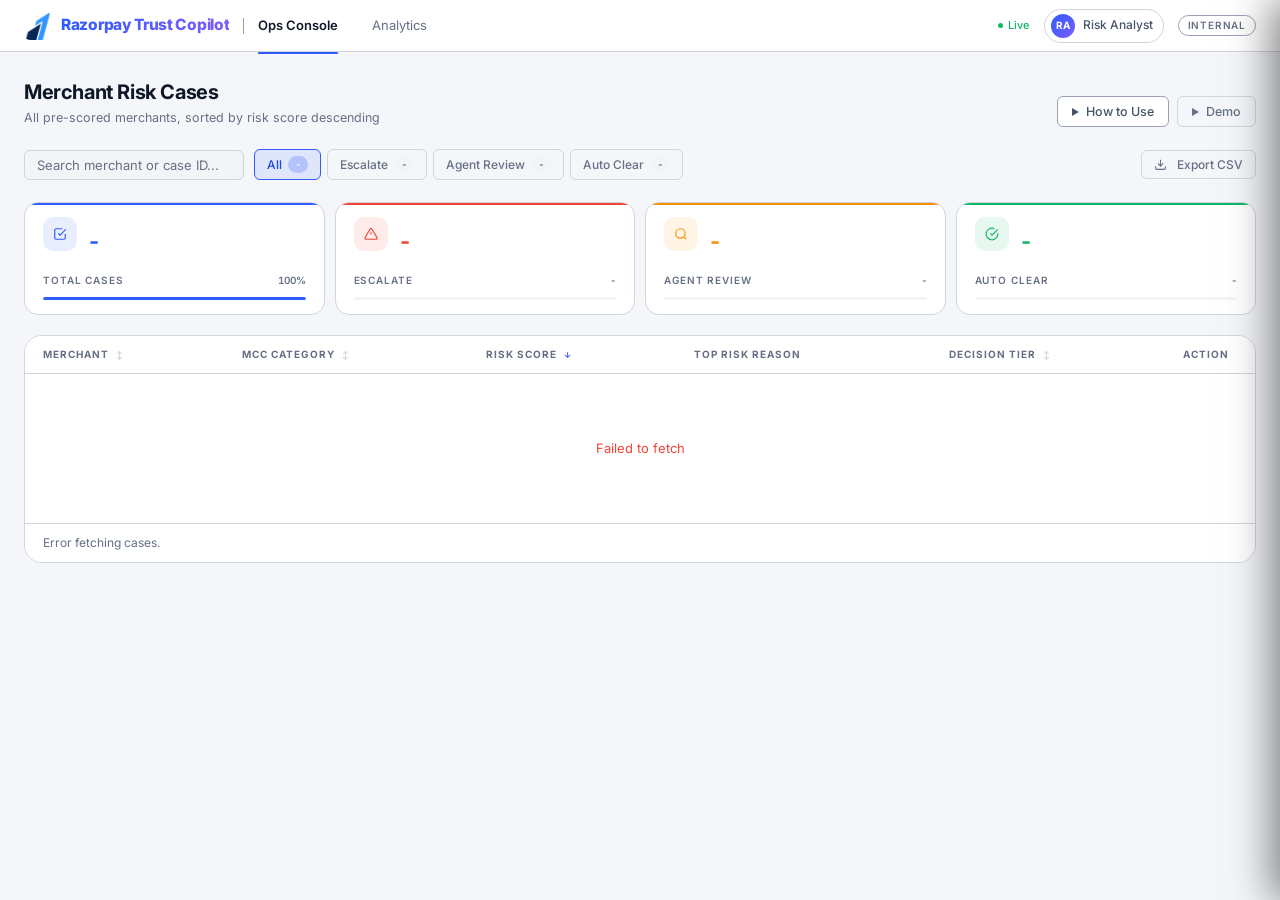
<file: frontend/index.html>
<!DOCTYPE html>
<html lang="en">
<head>
  <meta charset="UTF-8" />
  <meta name="viewport" content="width=device-width, initial-scale=1.0" />
  <title>Trust Copilot — Ops Console</title>
  <meta name="description" content="Razorpay Trust Copilot — internal ops console for merchant risk review and triage." />
  <link rel="preconnect" href="https://fonts.googleapis.com" />
  <link rel="preconnect" href="https://fonts.gstatic.com" crossorigin />
  <link rel="stylesheet" href="styles.css" />
  <style>
    #footer-count strong { color: var(--text-2); }
    tbody tr.row-high-risk td:first-child::before {
      content:''; position:absolute; left:0; top:10px; bottom:10px;
      width:2px; background:var(--red); border-radius:0 2px 2px 0;
    }
    tbody tr.row-high-risk { position:relative; }
    @keyframes rowIn { from{opacity:0;transform:translateY(5px)} to{opacity:1;transform:translateY(0)} }
    tbody tr:not(.state-row) { animation: rowIn 0.2s cubic-bezier(0.16,1,0.3,1) both; }
  </style>
</head>
<body>
<div class="shell">
  <nav class="topnav" aria-label="Primary navigation">
    <a href="/" class="topnav__logo" title="Home">
      <img src="logo.png" class="topnav__logo-mark" style="background: transparent;" alt="RT" />
      <span class="topnav__product">Razorpay Trust Copilot</span>
    </a>
    <div class="topnav__divider" aria-hidden="true"></div>
    <span class="topnav__page active-page" aria-current="page">Ops Console</span>
    <a href="eda.html" class="topnav__page" style="margin-left: 20px; text-decoration: none; transition: color 0.15s;" onmouseover="this.style.color='var(--text-1)'" onmouseout="this.style.color='var(--text-3)'">Analytics</a>
    <div class="topnav__spacer"></div>
    <div class="topnav__live" aria-label="Live">
      <div class="topnav__live-dot"></div>
      Live
    </div>
    <div class="topnav__user" title="Risk Analyst — Internal Access">
      <div class="topnav__avatar">RA</div>
      <span class="topnav__username">Risk Analyst</span>
    </div>
    <span class="topnav__badge" id="nav-env-badge">Internal</span>
  </nav>

  <main class="main" id="main">
    <!-- Zone 1: Title + secondary actions -->
    <div class="section-header">
      <div>
        <h1 class="section-title">Merchant Risk Cases</h1>
        <p class="section-subtitle">All pre-scored merchants, sorted by risk score descending</p>
      </div>
      <div style="display:flex; align-items:center; gap:8px;">
        <button id="btn-how-to-use" class="btn-how-to-use" aria-label="Open interactive tutorial">
          <span class="btn-play"></span>How to Use
        </button>
        <button id="btn-demo" class="btn-demo" aria-label="Run demo walkthrough">
          <span class="btn-play"></span>Demo
        </button>
      </div>
    </div>

    <!-- Zone 2: Search + Filters + Export -->
    <div class="controls-bar" role="search" aria-label="Filter cases">
      <input type="text" id="search-input" class="search-input" placeholder="Search merchant or case ID..." aria-label="Search cases">
      <div class="tier-group" role="group">
        <button class="tier-filter-btn active" data-tier="" id="btn-all">All <span class="count" id="count-all">-</span></button>
        <button class="tier-filter-btn" data-tier="escalate" id="btn-escalate">Escalate <span class="count" id="count-escalate">-</span></button>
        <button class="tier-filter-btn" data-tier="agent_review" id="btn-review">Agent Review <span class="count" id="count-review">-</span></button>
        <button class="tier-filter-btn" data-tier="auto_clear" id="btn-clear">Auto Clear <span class="count" id="count-clear">-</span></button>
      </div>
      <button id="btn-export" class="tier-filter-btn" aria-label="Export to CSV">
        <svg width="13" height="13" viewBox="0 0 24 24" fill="none" stroke="currentColor" stroke-width="2" style="vertical-align:middle;margin-right:4px;"><path d="M21 15v4a2 2 0 0 1-2 2H5a2 2 0 0 1-2-2v-4M7 10l5 5 5-5M12 15V3"/></svg>Export CSV
      </button>
    </div>

    <!-- Stat cards -->
    <div class="stats-row" aria-label="Summary statistics" id="stats-row">
      <div class="stat-card stat-total" id="stat-card-total">
        <div class="stat-card__top">
          <div class="stat-card-icon stat-icon-total">
            <svg width="14" height="14" viewBox="0 0 24 24" fill="none" stroke="currentColor" stroke-width="2"><path d="M9 11l3 3L22 4"/><path d="M21 12v7a2 2 0 0 1-2 2H5a2 2 0 0 1-2-2V5a2 2 0 0 1 2-2h11"/></svg>
          </div>
          <div class="stat-value" id="stat-total" style="color:var(--accent)">-</div>
        </div>
        <div class="stat-card__meta">
          <div class="stat-label">Total Cases</div>
          <div class="stat-pct" id="stat-total-pct">100%</div>
        </div>
        <div class="stat-bar-track"><div class="stat-bar-fill" id="stat-total-bar" style="width:100%"></div></div>
      </div>
      <div class="stat-card stat-escalate">
        <div class="stat-card__top">
          <div class="stat-card-icon stat-icon-escalate">
            <svg width="14" height="14" viewBox="0 0 24 24" fill="none" stroke="currentColor" stroke-width="2"><path d="M10.29 3.86L1.82 18a2 2 0 0 0 1.71 3h16.94a2 2 0 0 0 1.71-3L13.71 3.86a2 2 0 0 0-3.42 0z"/><line x1="12" y1="9" x2="12" y2="13"/><line x1="12" y1="17" x2="12.01" y2="17"/></svg>
          </div>
          <div class="stat-value" id="stat-escalate" style="color:var(--red)">-</div>
        </div>
        <div class="stat-card__meta">
          <div class="stat-label">Escalate</div>
          <div class="stat-pct" id="stat-escalate-pct">-</div>
        </div>
        <div class="stat-bar-track"><div class="stat-bar-fill" id="stat-escalate-bar"></div></div>
      </div>
      <div class="stat-card stat-review">
        <div class="stat-card__top">
          <div class="stat-card-icon stat-icon-review">
            <svg width="14" height="14" viewBox="0 0 24 24" fill="none" stroke="currentColor" stroke-width="2"><circle cx="11" cy="11" r="8"/><line x1="21" y1="21" x2="16.65" y2="16.65"/></svg>
          </div>
          <div class="stat-value" id="stat-review" style="color:var(--amber)">-</div>
        </div>
        <div class="stat-card__meta">
          <div class="stat-label">Agent Review</div>
          <div class="stat-pct" id="stat-review-pct">-</div>
        </div>
        <div class="stat-bar-track"><div class="stat-bar-fill" id="stat-review-bar"></div></div>
      </div>
      <div class="stat-card stat-clear">
        <div class="stat-card__top">
          <div class="stat-card-icon stat-icon-clear">
            <svg width="14" height="14" viewBox="0 0 24 24" fill="none" stroke="currentColor" stroke-width="2"><path d="M22 11.08V12a10 10 0 1 1-5.93-9.14"/><polyline points="22 4 12 14.01 9 11.01"/></svg>
          </div>
          <div class="stat-value" id="stat-clear" style="color:var(--green)">-</div>
        </div>
        <div class="stat-card__meta">
          <div class="stat-label">Auto Clear</div>
          <div class="stat-pct" id="stat-clear-pct">-</div>
        </div>
        <div class="stat-bar-track"><div class="stat-bar-fill" id="stat-clear-bar"></div></div>
      </div>
    </div>

    <div class="table-card" role="region" aria-label="Cases table" id="table-card">
      <div class="table-wrap">
        <table id="cases-table" aria-live="polite" aria-busy="true">
          <thead>
            <tr>
              <th scope="col" class="col-sortable" data-sort="merchant_name">Merchant <span class="sort-icon">↕</span></th>
              <th scope="col" class="col-sortable" data-sort="mcc_category">MCC Category <span class="sort-icon">↕</span></th>
              <th scope="col" class="col-score col-sortable sort-desc" data-sort="risk_score">Risk Score <span class="sort-icon">↓</span></th>
              <th scope="col" class="col-reason">Top Risk Reason</th>
              <th scope="col" class="col-tier col-sortable" data-sort="decision_tier">Decision Tier <span class="sort-icon">↕</span></th>
              <th scope="col" class="col-action">Action</th>
            </tr>
          </thead>
          <tbody id="cases-tbody">
            <tr class="state-row">
              <td colspan="6"><span class="spinner" aria-hidden="true"></span>Loading cases...</td>
            </tr>
          </tbody>
        </table>
      </div>
      <div class="table-footer">
        <span id="footer-count">Loading...</span>
        <span id="footer-filter" style="color:var(--text-3)"></span>
      </div>
    </div>
  </main>
</div>

<div class="panel-overlay" id="panel-overlay" aria-hidden="true"></div>

<aside class="detail-panel" id="detail-panel" role="dialog" aria-modal="true" aria-label="Case detail" hidden>
  <div class="panel-header">
    <div class="panel-header__meta">
      <div class="panel-merchant-name" id="panel-merchant">-</div>
      <div class="panel-case-id" id="panel-caseid">-</div>
    </div>
    <button class="panel-close" id="panel-close" aria-label="Close panel">
      <svg width="12" height="12" viewBox="0 0 12 12" fill="none" stroke="currentColor" stroke-width="2" stroke-linecap="round"><line x1="1" y1="1" x2="11" y2="11"/><line x1="11" y1="1" x2="1" y2="11"/></svg>
    </button>
  </div>
  <div class="panel-meta-grid">
    <div class="panel-meta-item">
      <div class="panel-meta-label">Category</div>
      <div id="panel-mcc">-</div>
    </div>
    <div class="panel-meta-item">
      <div class="panel-meta-label">Risk Score</div>
      <div id="panel-score-badge">-</div>
    </div>
    <div class="panel-meta-item">
      <div class="panel-meta-label">Decision Tier</div>
      <div id="panel-tier-badge">-</div>
    </div>
  </div>
  <div class="panel-body" id="panel-body"></div>
  <div class="panel-verdict">
    <div class="panel-verdict-label">Analyst Verdict</div>
    <div class="verdict-btns">
      <button class="btn-verdict btn-fraud" id="btn-fraud" aria-label="Mark as fraud">Mark as Fraud</button>
      <button class="btn-verdict btn-legit" id="btn-legit" aria-label="Mark as legitimate">Mark as Legitimate</button>
    </div>
    <div class="panel-resolved-banner" id="panel-banner" aria-live="polite"></div>
  </div>
</aside>

<div class="tutorial-overlay" id="tutorial-overlay" aria-hidden="true">
  <div class="tutorial-spotlight" id="tutorial-spotlight"></div>
  <div class="tutorial-arrow" id="tutorial-arrow"></div>
  <div class="tutorial-tooltip" id="tutorial-tooltip"></div>
</div>

<div id="toast-container" class="toast-container" aria-live="polite"></div>

<script src="app.js"></script>
<script>
var currentTier  = '';
var allCounts    = {};
var activeCaseId = null;
var activeRow    = null;

var tbody       = document.getElementById('cases-tbody');
var table       = document.getElementById('cases-table');
var footerCount = document.getElementById('footer-count');
var footerFilter= document.getElementById('footer-filter');
var statTotal   = document.getElementById('stat-total');
var statEscalate= document.getElementById('stat-escalate');
var statReview  = document.getElementById('stat-review');
var statClear   = document.getElementById('stat-clear');
var countAll    = document.getElementById('count-all');
var countEscalate=document.getElementById('count-escalate');
var countReview = document.getElementById('count-review');
var countClear  = document.getElementById('count-clear');
var overlay     = document.getElementById('panel-overlay');
var panel       = document.getElementById('detail-panel');
var panelBody   = document.getElementById('panel-body');
var panelMerchant=document.getElementById('panel-merchant');
var panelCaseId = document.getElementById('panel-caseid');
var panelMcc    = document.getElementById('panel-mcc');
var panelScore  = document.getElementById('panel-score-badge');
var panelTier   = document.getElementById('panel-tier-badge');
var panelBanner = document.getElementById('panel-banner');
var btnFraud    = document.getElementById('btn-fraud');
var btnLegit    = document.getElementById('btn-legit');
var btnClose    = document.getElementById('panel-close');

function escHtml(str) {
  return String(str).replace(/&/g,'&amp;').replace(/</g,'&lt;').replace(/>/g,'&gt;').replace(/"/g,'&quot;');
}
function formatMcc(raw) { return raw.replace(/_/g,' ').replace(/\b\w/g,function(c){return c.toUpperCase();}); }
function animateCount(el, target) {
  var start = parseInt(el.textContent) || 0;
  var dur = 550, t0 = performance.now();
  function step(now) {
    var p = Math.min((now-t0)/dur, 1);
    var ease = 1 - Math.pow(1-p, 3);
    el.textContent = Math.round(start + (target-start)*ease).toLocaleString();
    if (p < 1) requestAnimationFrame(step);
  }
  requestAnimationFrame(step);
}

function setLoadingState() {
  tbody.innerHTML = '<tr class="state-row"><td colspan="6"><div class="typewriter-loading">Razorpay Trust Copilot...</div></td></tr>';
  table.setAttribute('aria-busy','true');
}
function setErrorState(msg) {
  tbody.innerHTML = '<tr class="state-row"><td colspan="6"><span class="error-text">'+escHtml(msg)+'</span></td></tr>';
  footerCount.textContent = 'Error fetching cases.';
  table.setAttribute('aria-busy','false');
}
function setEmptyState(tier) {
  var labels = {escalate:'Escalate',agent_review:'Agent Review',auto_clear:'Auto Clear'};
  var label = labels[tier] || 'any tier';
  var sub = tier ? 'No cases in this tier right now.' : 'No cases loaded. Check backend is running.';
  tbody.innerHTML = '<tr class="state-row"><td colspan="6"><span class="state-empty-msg">No cases in '+escHtml(label)+'</span><span class="state-empty-sub">'+escHtml(sub)+'</span></td></tr>';
  table.setAttribute('aria-busy','false');
}

function renderTopReason(reasons) {
  if (!reasons || !reasons.length) return '<span style="color:var(--text-3);font-size:12px">—</span>';
  var r = reasons[0];
  var isRisk = r.direction === 'raises risk';
  var cls = isRisk ? 'reason-pill reason-pill--up' : 'reason-pill reason-pill--down';
  var arrow = isRisk ? '↑' : '↓';
  var label = escHtml(r.friendly_label || r.feature || 'Unknown');
  return '<span class="'+cls+'"><span class="reason-pill__arrow">'+arrow+'</span><span class="reason-pill__label">'+label+'</span></span>';
}

function buildRow(c, idx) {
  var isHigh = c.risk_score > 0.70;
  var tr = document.createElement('tr');
  tr.dataset.caseId = c.case_id;
  if (isHigh) tr.classList.add('row-high-risk');
  tr.style.animationDelay = Math.min(idx*18,260)+'ms';
  tr.innerHTML = '<td><div class="td-merchant">'+escHtml(c.merchant_name)+'</div><div class="merchant-id">'+escHtml(c.case_id)+'</div></td>'
    +'<td class="td-mcc">'+escHtml(formatMcc(c.mcc_category))+'</td>'
    +'<td class="col-score" data-score-cell>'+renderRiskBadge(c.risk_score)+'</td>'
    +'<td class="col-reason">'+renderTopReason(c.top_reasons)+'</td>'
    +'<td class="col-tier" data-tier-cell>'+renderTierPill(c.decision_tier)+'</td>'
    +'<td class="col-action"><button class="btn-view" data-case-id="'+escHtml(c.case_id)+'" aria-label="Review case '+escHtml(c.case_id)+'">Review <svg width="10" height="10" viewBox="0 0 24 24" fill="none" stroke="currentColor" stroke-width="2.5" stroke-linecap="round" stroke-linejoin="round"><line x1="5" y1="12" x2="19" y2="12"/><polyline points="12 5 19 12 12 19"/></svg></button></td>';
  return tr;
}

var allCasesCache = []; // Store fetched cases for instant search filtering

async function loadCases(tier) {
  setLoadingState();
  try {
    var [cases] = await Promise.all([
      getCases(tier || undefined),
      new Promise(r => setTimeout(r, 1200)) // Artificial delay to show the animation
    ]);
    allCasesCache = cases;
    renderCases(sortCases(cases), tier);
    updateSortUI();
  } catch(err) { setErrorState(err.message); }
}

function renderCases(casesToRender, tier) {
  if (casesToRender.length === 0) { setEmptyState(tier); updateFooter(0,tier); return; }
  var frag = document.createDocumentFragment();
  casesToRender.forEach(function(c,i){ frag.appendChild(buildRow(c,i)); });
  tbody.replaceChildren(frag);
  table.setAttribute('aria-busy','false');
  updateFooter(casesToRender.length, tier);
}

document.getElementById('search-input').addEventListener('input', function(e) {
  var term = e.target.value.toLowerCase().trim();
  if (!term) {
    renderCases(sortCases(allCasesCache), currentTier);
    return;
  }
  var filtered = allCasesCache.filter(function(c) {
    return c.merchant_name.toLowerCase().includes(term) || 
           c.case_id.toLowerCase().includes(term) ||
           c.mcc_category.toLowerCase().includes(term);
  });
  renderCases(sortCases(filtered), currentTier);
});

/* ── Fix 7: Client-side sort ────────────────────────────────── */
var sortKey = 'risk_score';
var sortDir = 'desc';

function sortCases(cases) {
  return cases.slice().sort(function(a, b) {
    var av = a[sortKey] !== undefined ? a[sortKey] : '';
    var bv = b[sortKey] !== undefined ? b[sortKey] : '';
    if (typeof av === 'number') return sortDir === 'desc' ? bv - av : av - bv;
    av = String(av).toLowerCase();
    bv = String(bv).toLowerCase();
    if (av < bv) return sortDir === 'desc' ? 1 : -1;
    if (av > bv) return sortDir === 'desc' ? -1 : 1;
    return 0;
  });
}

function updateSortUI() {
  document.querySelectorAll('.col-sortable').forEach(function(th) {
    th.classList.remove('sort-asc','sort-desc');
    var ic = th.querySelector('.sort-icon');
    if (ic) ic.textContent = '↕';
  });
  var active = document.querySelector('.col-sortable[data-sort="'+sortKey+'"]');
  if (active) {
    active.classList.add(sortDir === 'desc' ? 'sort-desc' : 'sort-asc');
    var ic = active.querySelector('.sort-icon');
    if (ic) ic.textContent = sortDir === 'desc' ? '↓' : '↑';
  }
}

document.querySelectorAll('.col-sortable').forEach(function(th) {
  th.addEventListener('click', function() {
    var key = th.dataset.sort;
    if (sortKey === key) { sortDir = sortDir === 'desc' ? 'asc' : 'desc'; }
    else { sortKey = key; sortDir = 'desc'; }
    updateSortUI();
    var term = document.getElementById('search-input').value.toLowerCase().trim();
    var pool = term ? allCasesCache.filter(function(c) {
      return c.merchant_name.toLowerCase().includes(term) || c.case_id.toLowerCase().includes(term) || c.mcc_category.toLowerCase().includes(term);
    }) : allCasesCache.slice();
    renderCases(sortCases(pool), currentTier);
  });
});

async function loadAllCounts() {
  try {
    var res = await Promise.all([getCases(), getCases('escalate'), getCases('agent_review'), getCases('auto_clear')]);
    var all=res[0], esc=res[1], rev=res[2], clr=res[3];
    var total = all.length;
    animateCount(statTotal, total);
    animateCount(statEscalate, esc.length);
    animateCount(statReview, rev.length);
    animateCount(statClear, clr.length);
    countAll.textContent = total.toLocaleString();
    countEscalate.textContent = esc.length.toLocaleString();
    countReview.textContent = rev.length.toLocaleString();
    countClear.textContent = clr.length.toLocaleString();

    if (total > 0) {
      document.getElementById('stat-escalate-pct').textContent = Math.round(esc.length/total*100) + '%';
      document.getElementById('stat-review-pct').textContent = Math.round(rev.length/total*100) + '%';
      document.getElementById('stat-clear-pct').textContent = Math.round(clr.length/total*100) + '%';
      
      // Small delay so animation triggers
      setTimeout(function() {
        document.getElementById('stat-escalate-bar').style.width = (esc.length/total*100) + '%';
        document.getElementById('stat-review-bar').style.width = (rev.length/total*100) + '%';
        document.getElementById('stat-clear-bar').style.width = (clr.length/total*100) + '%';
      }, 100);
    }
  } catch(_) {}
}

function updateFooter(count, tier) {
  footerCount.innerHTML = 'Showing <strong>'+count.toLocaleString()+'</strong> case'+(count===1?'':'s');
  var tierLabel = tier ? 'Filtered: '+tier.replace(/_/g,' ') : 'All tiers';
  var now = new Date();
  var timeStr = now.toLocaleTimeString([], {hour:'2-digit',minute:'2-digit'});
  footerFilter.innerHTML = tierLabel + ' &nbsp;·&nbsp; <span class="refresh-tag just-refreshed" id="refresh-tag">● Refreshed at '+timeStr+'</span>';
  setTimeout(function() {
    var tag = document.getElementById('refresh-tag');
    if (tag) tag.classList.remove('just-refreshed');
  }, 3000);
}

document.querySelectorAll('.tier-filter-btn').forEach(function(btn) {
  btn.addEventListener('click', function() {
    var tier = btn.dataset.tier;
    if (tier === currentTier) return;
    currentTier = tier;
    document.querySelectorAll('.tier-filter-btn').forEach(function(b){ b.classList.remove('active'); });
    btn.classList.add('active');
    loadCases(tier);
  });
});

function openPanel(caseId, rowEl) {
  if (activeRow) activeRow.classList.remove('panel-active');
  activeRow = rowEl; rowEl.classList.add('panel-active');
  activeCaseId = caseId;
  panelMerchant.textContent = 'Loading...';
  panelCaseId.textContent = caseId;
  panelMcc.innerHTML = '<span style="color:var(--text-3)">-</span>';
  panelScore.innerHTML = '<span style="color:var(--text-3)">-</span>';
  panelTier.innerHTML  = '<span style="color:var(--text-3)">-</span>';
  panelBody.innerHTML  = skeletonHTML();
  hideBanner(); setVerdictBtnsDisabled(true);
  panel.hidden = false;
  requestAnimationFrame(function() {
    panel.classList.add('open'); overlay.classList.add('open');
    overlay.setAttribute('aria-hidden','false'); btnClose.focus();
  });
  fetchAndRenderCase(caseId);
}

function closePanel() {
  panel.classList.remove('open'); overlay.classList.remove('open');
  overlay.setAttribute('aria-hidden','true');
  if (activeRow) { activeRow.classList.remove('panel-active'); activeRow = null; }
  activeCaseId = null;
  panel.addEventListener('transitionend', function(){ panel.hidden = true; }, { once:true });
}

btnClose.addEventListener('click', closePanel);
overlay.addEventListener('click', closePanel);
document.addEventListener('keydown', function(e) {
  if (e.key === 'Escape' && panel.classList.contains('open')) closePanel();
});

function skeletonHTML() {
  return '<div class="panel-skeleton"><div class="skel" style="height:13px;width:60%"></div><div class="skel" style="height:78px"></div><div class="skel" style="height:13px;width:40%;margin-top:6px"></div><div class="skel" style="height:48px"></div><div class="skel" style="height:48px"></div><div class="skel" style="height:48px"></div></div>';
}

async function fetchAndRenderCase(caseId) {
  try {
    var c = await getCase(caseId);
    if (activeCaseId !== caseId) return;
    panelMerchant.textContent = c.merchant_name;
    panelMcc.innerHTML = '<span style="font-weight:600;font-size:12px;color:var(--text-2)">' + escHtml(formatMcc(c.mcc_category)) + '</span>';
    panelScore.innerHTML = renderRiskBadge(c.risk_score);
    panelTier.innerHTML  = renderTierPill(c.decision_tier);
    panelBody.innerHTML  = renderPanelBody(c);
    setVerdictBtnsDisabled(false);
  } catch(err) {
    panelBody.innerHTML = '<div style="padding:20px;text-align:center"><span class="error-text">'+escHtml(err.message)+'</span></div>';
  }
}

function renderPanelBody(c) {
  var explanation = c.plain_language_explanation ? escHtml(c.plain_language_explanation) : '<em>No explanation available.</em>';
  var reasonsHtml = (c.top_reasons||[]).map(function(r) {
    var isUp = r.direction === 'raises risk';
    var dir = isUp ? 'up' : 'down';
    var arrow = isUp ? '+' : '-';
    var imp = (r.impact>=0?'+':'')+r.impact.toFixed(3);
    var val = typeof r.value==='number' ? (r.value%1===0?r.value.toString():r.value.toFixed(3)) : String(r.value);
    return '<li class="reason-item"><span class="reason-direction '+dir+'" aria-label="'+escHtml(r.direction)+'">'+arrow+'</span><span class="reason-text"><div class="reason-label">'+escHtml(r.friendly_label)+'</div><div class="reason-value">value: '+escHtml(val)+'</div></span><span class="reason-impact '+dir+'" title="SHAP impact">'+escHtml(imp)+'</span></li>';
  }).join('');
  return '<div><div class="panel-section-label">AI Explanation</div><div class="panel-explanation">'+explanation+'</div></div><div><div class="panel-section-label">Top Risk Drivers</div><ul class="reasons-list">'+(reasonsHtml||'<li style="color:var(--text-3);font-size:13px">No reasons available.</li>')+'</ul></div>';
}

function setVerdictBtnsDisabled(d) { btnFraud.disabled = d; btnLegit.disabled = d; }

async function submitVerdict(verdict) {
  if (!activeCaseId) return;
  setVerdictBtnsDisabled(true);
  try {
    var updated = await resolveCase(activeCaseId, verdict);
    if (activeRow) {
      var sc = activeRow.querySelector('[data-score-cell]');
      var tc = activeRow.querySelector('[data-tier-cell]');
      if (sc) sc.innerHTML = renderRiskBadge(updated.risk_score);
      if (tc) tc.innerHTML = renderTierPill(updated.decision_tier);
      var fc = verdict==='fraud' ? 'resolve-flash-fraud' : 'resolve-flash-legit';
      activeRow.classList.remove('resolve-flash-fraud','resolve-flash-legit');
      void activeRow.offsetWidth;
      activeRow.classList.add(fc);
      activeRow.addEventListener('animationend', function(){ activeRow && activeRow.classList.remove(fc); }, {once:true});
    }
    showBanner(verdict);
  } catch(err) { setVerdictBtnsDisabled(false); showErrorBanner(err.message); }
}
btnFraud.addEventListener('click', function(){ submitVerdict('fraud'); });
btnLegit.addEventListener('click', function(){ submitVerdict('legitimate'); });

function showBanner(verdict) {
  var labels = {fraud:'Marked as Fraud', legitimate:'Marked as Legitimate'};
  panelBanner.className = 'panel-resolved-banner '+verdict;
  panelBanner.textContent = labels[verdict]||verdict;
  requestAnimationFrame(function(){ panelBanner.classList.add('show'); });
}
function showErrorBanner(msg) {
  panelBanner.className = 'panel-resolved-banner';
  panelBanner.style.background='var(--red-bg)';panelBanner.style.color='var(--red)';panelBanner.style.border='1px solid var(--red-border)';
  panelBanner.textContent = 'Error: '+msg;
  requestAnimationFrame(function(){ panelBanner.classList.add('show'); });
}
function hideBanner() { panelBanner.classList.remove('show'); panelBanner.className='panel-resolved-banner'; panelBanner.style.cssText=''; }

tbody.addEventListener('click', function(e) {
  var btn = e.target.closest('.btn-view');
  if (!btn) return;
  var caseId = btn.dataset.caseId;
  var row    = btn.closest('tr');
  if (caseId && row) openPanel(caseId, row);
});

loadCases('');
loadAllCounts();

document.getElementById('btn-demo').addEventListener('click', async function() {
  if (currentTier !== '') { document.getElementById('btn-all').click(); await new Promise(function(r){ setTimeout(r, 600); }); }
  var demoCases = ['CASE00002','CASE00015','CASE00000'];
  for (var i=0; i<demoCases.length; i++) {
    var cid = demoCases[i];
    var row = document.querySelector('tr[data-case-id="'+cid+'"]');
    if (row) {
      row.scrollIntoView({behavior:'smooth',block:'center'});
      row.style.transition='outline 0.25s, background 0.25s';
      row.style.outline='2px solid var(--accent)';
      row.style.background='var(--accent-muted)';
      await new Promise(function(r){ setTimeout(r, 2000); });
      row.style.outline=''; row.style.background='';
      await new Promise(function(r){ setTimeout(r, 400); });
    }
  }
});

/* ── Tutorial engine ─────────────────────────────────────── */
var STEPS = [
  { id:'stats-row',      dir:'down',  title:'Live Statistics',  body:'These four cards show real-time counts of merchant risk cases. The coloured bar at the top of each card matches the risk tier. Numbers update as cases are triaged.' },
  { id:'btn-all',        dir:'down',  title:'Filter by Tier',   body:'Use these buttons to filter the table to a specific decision tier: <strong>Escalate</strong>, <strong>Agent Review</strong>, or <strong>Auto Clear</strong>. The number badge shows the count for each tier.' },
  { id:'cases-table',    dir:'up',    title:'Cases Table',      body:'Each row represents a scored merchant case. The <strong>Risk Score</strong> column shows a colour-coded percentage. Rows with a red left border are high priority. Click <strong>View</strong> to open the detail panel.' },
  { id:'btn-demo',       dir:'down',  title:'Demo Mode',        body:'Click <strong>Demo</strong> to run an animated walkthrough that highlights example cases in sequence. Useful for training new analysts on the queue workflow.' },
  { id:'btn-how-to-use', dir:'down',  title:'Ready to Start',   body:'Click <strong>View</strong> on any table row to open the case detail panel and submit your analyst verdict. Reopen this tutorial anytime from this button.', isLast:true }
];

var tutStep = 0;
var tutActive = false;
var tutOverlay = document.getElementById('tutorial-overlay');
var tutSpot    = document.getElementById('tutorial-spotlight');
var tutArrow   = document.getElementById('tutorial-arrow');
var tutTip     = document.getElementById('tutorial-tooltip');

function openTutorial() {
  tutStep = 0; tutActive = true;
  tutOverlay.classList.add('active');
  tutOverlay.setAttribute('aria-hidden','false');
  showStep(0);
}
function closeTutorial() {
  tutActive = false;
  tutOverlay.classList.remove('active');
  tutOverlay.setAttribute('aria-hidden','true');
  tutSpot.classList.remove('visible');
  tutArrow.className = 'tutorial-arrow';
  tutArrow.classList.remove('visible');
  tutTip.classList.remove('visible','animate-in');
}

function showStep(idx) {
  var step = STEPS[idx];
  if (!step) { closeTutorial(); return; }
  var el = document.getElementById(step.id);
  if (!el) { showStep(idx+1); return; }
  el.scrollIntoView({behavior:'smooth',block:'center'});
  setTimeout(function(){ positionAll(el, step); renderTip(step, idx); }, 350);
}

function positionAll(el, step) {
  var rect = el.getBoundingClientRect();
  var pad = 10;
  var vw = window.innerWidth, vh = window.innerHeight;

  /* spotlight */
  tutSpot.style.left   = (rect.left - pad)+'px';
  tutSpot.style.top    = (rect.top  - pad)+'px';
  tutSpot.style.width  = (rect.width  + pad*2)+'px';
  tutSpot.style.height = (rect.height + pad*2)+'px';
  tutSpot.classList.add('visible');

  /* arrow */
  var AW=20, AH=13;
  tutArrow.className = 'tutorial-arrow dir-'+step.dir+' visible';
  if (step.dir==='down') {
    tutArrow.style.left = (rect.left + rect.width/2 - AW/2)+'px';
    tutArrow.style.top  = (rect.top - pad - AH - 8)+'px';
  } else if (step.dir==='up') {
    tutArrow.style.left = (rect.left + rect.width/2 - AW/2)+'px';
    tutArrow.style.top  = (rect.bottom + pad + 8)+'px';
  }

  /* tooltip */
  var TW=296, TH=250;
  var tipTop, tipLeft;
  if (step.dir==='down') {
    tipTop = rect.top - pad - AH - 8 - TH - 12;
    if (tipTop < 10) tipTop = rect.bottom + pad + AH + 20;
  } else {
    tipTop = rect.bottom + pad + AH + 20;
    if (tipTop + TH > vh - 10) tipTop = rect.top - pad - TH - AH - 20;
  }
  tipLeft = rect.left + rect.width/2 - TW/2;
  
  // CRITICAL FIX: Clamp both top and left to ensure tooltip is NEVER off-screen
  tipTop = Math.max(12, Math.min(tipTop, vh - TH - 12));
  tipLeft = Math.max(12, Math.min(tipLeft, vw - TW - 12));

  tutTip.style.top  = tipTop+'px';
  tutTip.style.left = tipLeft+'px';
  tutTip.classList.add('visible');
}

// CRITICAL FIX: Allow clicking the background mask to escape the tutorial
tutOverlay.addEventListener('click', function(e) {
  if (e.target === tutOverlay || e.target === document.getElementById('tutorial-mask')) {
    closeTutorial();
  }
});

function renderTip(step, idx) {
  var total = STEPS.length;
  var pips = STEPS.map(function(_,i){
    return '<div class="tut-pip'+(i<idx?' done':i===idx?' active':'')+'"></div>';
  }).join('');
  var html = '<div class="tut-title">'+step.title+'</div>'
           +'<button class="tut-close-btn" id="tut-x" aria-label="Close tutorial"><svg width="10" height="10" viewBox="0 0 12 12" fill="none" stroke="currentColor" stroke-width="2" stroke-linecap="round"><line x1="1" y1="1" x2="11" y2="11"/><line x1="11" y1="1" x2="1" y2="11"/></svg></button>';
  if (step.isLast) {
    html += '<div class="tut-body">'+step.body+'</div>'
           +'<div class="tut-nav"><button class="tut-btn tut-btn-prev" id="tut-back">Back</button><button class="tut-btn tut-btn-next" id="tut-fwd" style="background:var(--accent);color:var(--bg)">Finish</button></div>';
  } else {
    html += '<div class="tut-progress">'+(idx+1)+' of '+STEPS.length+'</div>'
           +'<div class="tut-body">'+step.body+'</div>'
           +'<div class="tut-nav">'+(idx>0?'<button class="tut-btn tut-btn-prev" id="tut-back">Back</button>':'<div></div>')+'<button class="tut-btn tut-btn-next" id="tut-fwd">Next</button></div>'
           +'<div class="tut-skip-row"><button class="tut-skip-btn" id="tut-skip">Skip tutorial</button></div>';
  }
  tutTip.innerHTML = html;
  tutTip.classList.remove('animate-in');
  void tutTip.offsetWidth;
  tutTip.classList.add('animate-in');

  var el;
  el = document.getElementById('tut-fwd');
  if (el) el.addEventListener('click', function(){ if(step.isLast){closeTutorial();}else{tutStep++;showStep(tutStep);} });
  el = document.getElementById('tut-back');
  if (el) el.addEventListener('click', function(){ tutStep=Math.max(0,tutStep-1);showStep(tutStep); });
  el = document.getElementById('tut-x');
  if (el) el.addEventListener('click', closeTutorial);
  el = document.getElementById('tut-skip');
  if (el) el.addEventListener('click', closeTutorial);
}

document.addEventListener('keydown', function(e){ if(e.key==='Escape'&&tutActive) closeTutorial(); });
window.addEventListener('resize', function() {
  if (!tutActive) return;
  var s = STEPS[tutStep];
  var el = s && document.getElementById(s.id);
  if (el) positionAll(el, s);
});
document.getElementById('btn-how-to-use').addEventListener('click', openTutorial);

/* ── Export to CSV ────────────────────────────────────────── */
document.getElementById('btn-export').addEventListener('click', function() {
  if (!allCasesCache || allCasesCache.length === 0) return;
  
  // Use currently filtered cases (if search is active) or all fetched cases
  var term = document.getElementById('search-input').value.toLowerCase().trim();
  var casesToExport = allCasesCache.filter(function(c) {
    if (currentTier && c.decision_tier !== currentTier) return false;
    if (!term) return true;
    return c.merchant_name.toLowerCase().includes(term) || 
           c.case_id.toLowerCase().includes(term) ||
           c.mcc_category.toLowerCase().includes(term);
  });
  
  var headers = ['Case ID', 'Merchant Name', 'MCC Category', 'Risk Score', 'Decision Tier', 'Ground Truth Label'];
  var rows = casesToExport.map(function(c) {
    return [
      c.case_id,
      '"' + c.merchant_name + '"',
      c.mcc_category,
      c.risk_score,
      c.decision_tier,
      c.ground_truth_label || 'N/A'
    ].join(',');
  });
  
  var csvContent = "data:text/csv;charset=utf-8," + headers.join(',') + "\n" + rows.join('\n');
  var encodedUri = encodeURI(csvContent);
  var link = document.createElement("a");
  link.setAttribute("href", encodedUri);
  link.setAttribute("download", "razorpay_trust_cases_" + new Date().getTime() + ".csv");
  document.body.appendChild(link);
  link.click();
  document.body.removeChild(link);
});

/* ── Live Toast Notifications (Simulation) ────────────────── */
function showToast(title, msg, type) {
  var container = document.getElementById('toast-container');
  if (!container) return;
  var toast = document.createElement('div');
  toast.className = 'toast ' + type;
  toast.innerHTML = '<strong>' + escHtml(title) + '</strong><br>' + escHtml(msg);
  container.appendChild(toast);
  
  // Animate in
  requestAnimationFrame(function() { toast.classList.add('show'); });
  
  // Remove after 4s
  setTimeout(function() {
    toast.classList.remove('show');
    toast.addEventListener('transitionend', function() { toast.remove(); });
  }, 4000);
}

// Simulate random incoming cases for the demo removed as requested

</script>
</body>
</html>
</file>
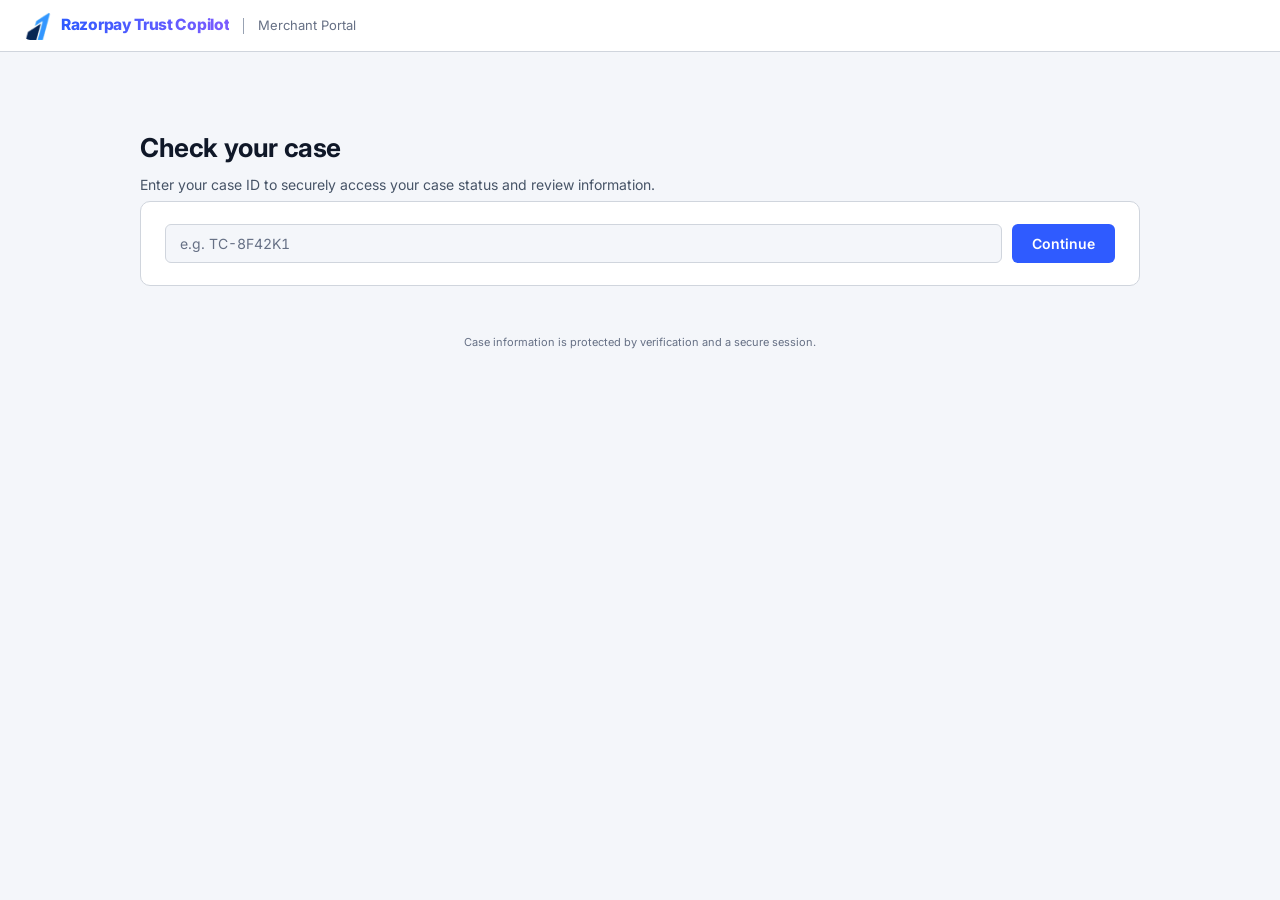
<file: frontend/portal.html>
<!DOCTYPE html>
<html lang="en">
<head>
  <meta charset="UTF-8" />
  <meta name="viewport" content="width=device-width, initial-scale=1.0" />
  <title>Trust Copilot — Merchant Portal</title>
  <meta name="description" content="Razorpay Trust Copilot — check your account review status securely." />
  <link rel="preconnect" href="https://fonts.googleapis.com" />
  <link rel="preconnect" href="https://fonts.gstatic.com" crossorigin />
  <link rel="stylesheet" href="styles.css?v=5" />
  <style>
    /* ── Portal-specific overrides ─────────────────────────── */

    .portal-wrap {
      max-width: 1000px;
      margin: 48px auto;
      width: 100%;
      display: flex;
      flex-direction: column;
      gap: 24px;
    }

    .portal-hero {
      margin-bottom: 4px;
    }
    .portal-hero h1 {
      font-size: 26px;
      font-weight: 700;
      letter-spacing: -0.4px;
      color: var(--text-1);
      margin-bottom: 6px;
    }
    .portal-hero p {
      font-size: 14px;
      color: var(--text-2);
      line-height: 1.6;
      max-width: 520px;
    }

    /* Search card */
    .search-card {
      background: var(--bg-card);
      border: 1px solid var(--border);
      border-radius: var(--r-md);
      padding: 22px 24px;
    }

    .search-row {
      display: flex;
      gap: 10px;
    }

    .form-input {
      flex: 1;
      padding: 10px 14px;
      border: 1px solid var(--border);
      border-radius: var(--r-sm);
      background: var(--bg);
      color: var(--text-1);
      font-size: 14px;
      font-family: inherit;
      font-variant-numeric: tabular-nums;
      transition: border-color 0.18s, box-shadow 0.18s;
    }
    .form-input::placeholder { color: var(--text-3); }
    .form-input:focus {
      outline: none;
      border-color: var(--accent);
      box-shadow: 0 0 0 3px var(--accent-ring);
    }

    .btn-primary {
      padding: 10px 20px;
      background: var(--accent);
      color: #fff;
      border: none;
      border-radius: var(--r-sm);
      font-size: 14px;
      font-weight: 600;
      cursor: pointer;
      transition: background 0.2s, box-shadow 0.2s;
      white-space: nowrap;
      font-family: inherit;
    }
    .btn-primary:hover:not(:disabled) {
      background: var(--accent-hover);
      box-shadow: 0 0 0 3px var(--accent-ring);
    }
    .btn-primary:focus-visible {
      outline: 2px solid var(--accent);
      outline-offset: 3px;
    }
    .btn-primary:disabled {
      opacity: 0.65;
      cursor: not-allowed;
    }

    /* Result card */
    .result-card {
      background: var(--bg-card);
      border: 1px solid var(--border);
      border-radius: var(--r-md);
      padding: 24px;
      display: none;
      opacity: 0;
      transform: translateY(8px);
      transition: opacity 0.25s ease, transform 0.25s ease;
    }
    .result-card.visible {
      opacity: 1;
      transform: translateY(0);
    }
    @media (prefers-reduced-motion: reduce) {
      .result-card { transition: none; }
    }

    /* Error state inside card */
    .result-card.error-state {
      border-color: var(--red-bg-ring);
      background: var(--red-bg);
    }
    .result-card.error-state .error-icon {
      font-size: 28px;
      display: block;
      margin-bottom: 10px;
    }
    .result-card.error-state .error-title {
      font-size: 16px;
      font-weight: 600;
      color: var(--red-bg-text);
      margin-bottom: 6px;
    }
    .result-card.error-state .error-body {
      font-size: 13px;
      color: var(--text-2);
      line-height: 1.6;
    }

    /* Merchant header row */
    .merchant-row {
      display: flex;
      justify-content: space-between;
      align-items: flex-start;
      margin-bottom: 20px;
      gap: 12px;
    }
    .merchant-label {
      font-size: 11px;
      color: var(--text-3);
      font-weight: 600;
      letter-spacing: 0.6px;
      text-transform: uppercase;
      margin-bottom: 4px;
    }
    .merchant-name {
      font-size: 19px;
      font-weight: 700;
      color: var(--text-1);
      letter-spacing: -0.2px;
    }

    /* Status badge */
    .status-badge {
      display: inline-flex;
      align-items: center;
      gap: 6px;
      padding: 5px 13px;
      border-radius: 99px;
      font-size: 13px;
      font-weight: 600;
      white-space: nowrap;
      flex-shrink: 0;
    }
    .status-badge::before {
      content: '';
      display: inline-block;
      width: 6px;
      height: 6px;
      border-radius: 50%;
      background: currentColor;
      flex-shrink: 0;
    }

    .status-cleared {
      background: var(--green-bg);
      color: var(--green);
      border: 1px solid var(--green-bg-ring);
    }
    .status-review {
      background: var(--amber-bg);
      color: var(--amber);
      border: 1px solid var(--amber-border);
    }
    .status-escalate {
      background: var(--red-bg);
      color: var(--red);
      border: 1px solid var(--red-bg-ring);
    }
    .status-resolved {
      background: var(--green-bg);
      color: var(--green);
      border: 1px solid var(--green-bg-ring);
    }

    /* Explanation block */
    .explanation-block {
      margin-bottom: 0;
    }
    .explanation-label {
      font-size: 11px;
      color: var(--text-3);
      font-weight: 600;
      letter-spacing: 0.6px;
      text-transform: uppercase;
      margin-bottom: 8px;
    }
    .explanation-text {
      background: var(--bg);
      border: 1px solid var(--border);
      border-left: 3px solid var(--accent);
      border-radius: var(--r-sm);
      padding: 14px 16px;
      font-size: 14px;
      color: var(--text-2);
      line-height: 1.7;
    }

    /* Upload section */
    .upload-section {
      margin-top: 20px;
      padding-top: 20px;
      border-top: 1px solid var(--border);
      display: none;
    }
    .upload-title {
      font-size: 15px;
      font-weight: 600;
      color: var(--text-1);
      margin-bottom: 6px;
    }
    .upload-desc {
      font-size: 13px;
      color: var(--text-2);
      line-height: 1.6;
      margin-bottom: 16px;
    }
    .upload-row {
      display: flex;
      align-items: center;
      gap: 12px;
      flex-wrap: wrap;
    }

    .file-input-label {
      display: inline-flex;
      align-items: center;
      gap: 7px;
      padding: 8px 14px;
      background: var(--bg-hover);
      border: 1px solid var(--border);
      border-radius: var(--r-sm);
      font-size: 13px;
      font-weight: 500;
      color: var(--text-2);
      cursor: pointer;
      transition: border-color 0.15s, color 0.15s;
    }
    .file-input-label:hover { border-color: var(--border-hi); color: var(--text-1); }
    .file-input-label:focus-within {
      outline: 2px solid var(--accent);
      outline-offset: 2px;
    }
    #file-upload { display: none; }
    #file-name-display {
      font-size: 12.5px;
      color: var(--text-3);
      font-variant-numeric: tabular-nums;
    }

    .btn-secondary {
      padding: 8px 16px;
      background: var(--bg-hover);
      color: var(--text-1);
      border: 1px solid var(--border);
      border-radius: var(--r-sm);
      font-size: 13px;
      font-weight: 600;
      cursor: pointer;
      transition: border-color 0.15s;
      font-family: inherit;
    }
    .btn-secondary:hover:not(:disabled) { border-color: var(--accent); color: var(--accent); }
    .btn-secondary:focus-visible {
      outline: 2px solid var(--accent);
      outline-offset: 3px;
    }
    .btn-secondary:disabled { opacity: 0.5; cursor: not-allowed; }

    .upload-feedback {
      margin-top: 12px;
      font-size: 13px;
      font-weight: 500;
      display: none;
      padding: 10px 14px;
      border-radius: var(--r-sm);
    }
    .upload-feedback.success {
      background: var(--green-bg);
      color: var(--green);
      border: 1px solid var(--green-bg-ring);
    }
    .upload-feedback.error {
      background: var(--red-bg);
      color: var(--red-bg-text);
      border: 1px solid var(--red-bg-ring);
    }
    .upload-feedback.loading {
      background: var(--bg-hover);
      color: var(--text-2);
      border: 1px solid var(--border);
    }

    /* Keyboard focus for all interactive elements */
    :focus-visible {
      outline: 2px solid var(--accent);
      outline-offset: 2px;
    }
  </style>
</head>
<body>
<div class="shell">
  <nav class="topnav" aria-label="Primary navigation">
    
    <a href="portal.html" class="topnav__logo" title="Merchant Portal Home">
      <img src="logo.png" class="topnav__logo-mark" style="background: transparent;" alt="RT" />
      <span class="topnav__product">Razorpay Trust Copilot</span>
    </a>
    <div class="topnav__divider" aria-hidden="true"></div>
    <span class="topnav__page">Merchant Portal</span>
    <div class="topnav__spacer"></div>
    <div id="secure-session-badge" style="display: none; align-items: center; gap: 12px;">
      <span style="font-size: 12px; font-weight: 500; color: var(--green);">🔒 Secure Session</span>
      <button id="btn-logout" class="chip-btn" style="padding: 4px 10px;">Sign out</button>
    </div>

  </nav>

  <main class="main" id="main">
    <div class="portal-wrap">

      
      <!-- Screen 1: Lookup -->
      <div id="screen-lookup" class="screen active-screen">
        <div class="portal-hero">
          <h1>Check your case</h1>
          <p>Enter your case ID to securely access your case status and review information.</p>
        </div>
        <div class="search-card">
          <form id="check-form" aria-label="Case status lookup">
            <div class="search-row">
              <label for="input-case-id" class="sr-only">Case ID</label>
              <input type="text" id="input-case-id" class="form-input" placeholder="e.g. TC-8F42K1" autocomplete="off" spellcheck="false" required aria-label="Case ID" />
              <button type="submit" class="btn-primary" id="btn-check">Continue</button>
            </div>
            <div id="lookup-error" class="error-msg" style="display:none; color: var(--red); font-size: 13px; margin-top: 8px;"></div>
          </form>
        </div>
      </div>

      <!-- Screen 2: Verification -->
      <div id="screen-verify" class="screen" style="display: none;">
        <div class="portal-hero">
          <h1>Verify your case</h1>
          <p>For your security, a verification code is required before we show case information.</p>
        </div>
        <div class="search-card">
          <form id="verify-form" aria-label="Verify case">
            <div class="search-row">
              <label for="input-verify-code" class="sr-only">6-digit verification code</label>
              <input type="text" id="input-verify-code" class="form-input" placeholder="_ _ _ _ _ _" autocomplete="off" maxlength="6" pattern="\d{6}" required aria-label="Verification Code" />
              <button type="submit" class="btn-primary" id="btn-verify">Verify & Continue</button>
            </div>
            <div style="display: flex; justify-content: space-between; align-items: center; margin-top: 12px;">
              <span style="font-size: 12px; color: var(--text-2);">Your verification code expires in 10 minutes.</span>
              <button type="button" id="btn-resend" class="chip-btn" style="background: transparent; border: none; padding: 0; color: var(--accent); cursor: pointer;">Resend Code</button>
            </div>
            <div id="verify-error" class="error-msg" style="display:none; color: var(--red); font-size: 13px; margin-top: 8px;"></div>
          </form>
        </div>
      </div>

      <!-- Screen 3: Portal -->
      <div id="screen-portal" class="screen" style="display: none;">
        <div class="verified-banner">
          <span class="verified-banner__icon">
            <svg width="16" height="16" viewBox="0 0 24 24" fill="none" stroke="currentColor" stroke-width="2.5" stroke-linecap="round" stroke-linejoin="round"><polyline points="20 6 9 17 4 12"/></svg>
          </span>
          <div>
            <div class="verified-banner__title">Identity Verified</div>
            <div class="verified-banner__sub">Your secure session is active. Case details are shown below.</div>
          </div>
        </div>
      <!-- Result card (populated by JS) -->
      <div
        id="result-container"
        class="result-card"
        role="region"
        aria-live="polite"
        aria-label="Case status result"
      ></div>

      <!-- Assistant Container -->
      <div id="assistant-container" class="assistant-container" style="display: none; opacity: 0; transform: translateY(8px);">
        <div class="assistant-header">
          <span class="assistant-header-icon">🤖</span>
          <div>
            <div style="font-size: 16px; font-weight: 600;">Trust Assistant</div>
            <div style="font-size: 12px; font-weight: 400; color: var(--text-2);">Ask questions about your case</div>
          </div>
        </div>
        <div id="assistant-chat-window" class="assistant-chat-window">
          <div class="chat-bubble bot">Hello! I can help explain your risk score, settlement status, and what you need to do next. How can I help?</div>
        </div>
        <div class="quick-actions">
          <button type="button" class="chip-btn" onclick="sendAssistantMsg('Why was I flagged?')">Why was I flagged?</button>
          <button type="button" class="chip-btn" onclick="sendAssistantMsg('Explain my risk score')">Explain my risk score</button>
          <button type="button" class="chip-btn" onclick="sendAssistantMsg('What documents do I need?')">What documents do I need?</button>
        </div>
        <form id="assistant-form" class="chat-input-row" onsubmit="handleAssistantSubmit(event)">
          <input type="text" id="assistant-input" class="chat-input" placeholder="Ask a question..." autocomplete="off" maxlength="500" />
          <button type="submit" id="assistant-send-btn" class="chat-send-btn">Send</button>
        </form>
        <div class="chat-disclaimer">
          Trust Assistant explains information from your case. Final risk decisions are made by the platform's risk review process.
        </div>
      </div>

      </div> <!-- End Screen 3 -->
    </div>

    <div style="text-align: center; font-size: 11px; color: var(--text-3); margin-top: 48px; padding-bottom: 24px;">
      Case information is protected by verification and a secure session.
    </div>
  </main>
</div>

<style>
  .sr-only {
    position: absolute;
    width: 1px; height: 1px;
    padding: 0; margin: -1px;
    overflow: hidden;
    clip: rect(0,0,0,0);
    white-space: nowrap;
    border: 0;
  }
</style>

<script src="app.js?v=6"></script>
<script>
  let currentCaseId = null;

  const screenLookup = document.getElementById('screen-lookup');
  const screenVerify = document.getElementById('screen-verify');
  const screenPortal = document.getElementById('screen-portal');
  const sessionBadge = document.getElementById('secure-session-badge');

  const checkForm = document.getElementById('check-form');
  const verifyForm = document.getElementById('verify-form');
  const inputCaseId = document.getElementById('input-case-id');
  const inputVerifyCode = document.getElementById('input-verify-code');
  const btnCheck = document.getElementById('btn-check');
  const btnVerify = document.getElementById('btn-verify');
  const btnResend = document.getElementById('btn-resend');
  const btnLogout = document.getElementById('btn-logout');
  const lookupError = document.getElementById('lookup-error');
  const verifyError = document.getElementById('verify-error');
  const resultContainer = document.getElementById('result-container');

  function showScreen(screenId) {
    screenLookup.style.display = 'none';
    screenVerify.style.display = 'none';
    screenPortal.style.display = 'none';
    document.getElementById(screenId).style.display = 'block';
  }

  function escHtml(str) {
    return String(str).replace(/&/g,'&amp;').replace(/</g,'&lt;').replace(/>/g,'&gt;').replace(/"/g,'&quot;');
  }

  /* ── Auth Flow ───────────────────────────────────────────────────────────── */

  checkForm.addEventListener('submit', async (e) => {
    e.preventDefault();
    const caseId = inputCaseId.value.trim();
    if (!caseId) return;

    btnCheck.disabled = true;
    btnCheck.textContent = 'Requesting...';
    lookupError.style.display = 'none';

    try {
      await apiFetch('/auth/case/request-code', {
        method: 'POST',
        body: JSON.stringify({ case_id: caseId })
      });
      currentCaseId = caseId;
      showScreen('screen-verify');
    } catch (err) {
      lookupError.textContent = err.message || 'Unable to verify the information provided.';
      lookupError.style.display = 'block';
    } finally {
      btnCheck.disabled = false;
      btnCheck.textContent = 'Continue';
    }
  });

  btnResend.addEventListener('click', async () => {
    if (!currentCaseId) return;
    btnResend.disabled = true;
    btnResend.textContent = 'Sending...';
    try {
      await apiFetch('/auth/case/request-code', {
        method: 'POST',
        body: JSON.stringify({ case_id: currentCaseId })
      });
      verifyError.style.color = 'var(--green)';
      verifyError.textContent = '✓ A new verification code was sent.';
      verifyError.style.display = 'block';
      setTimeout(() => { verifyError.style.display = 'none'; verifyError.style.color = 'var(--red)'; }, 4000);
    } catch (err) {
      verifyError.style.color = 'var(--red)';
      verifyError.textContent = err.message || 'Unable to resend code.';
      verifyError.style.display = 'block';
    } finally {
      btnResend.disabled = false;
      btnResend.textContent = 'Resend Code';
    }
  });

  verifyForm.addEventListener('submit', async (e) => {
    e.preventDefault();
    const code = inputVerifyCode.value.trim();
    if (!code || !currentCaseId) return;

    btnVerify.disabled = true;
    btnVerify.textContent = 'Verifying...';
    verifyError.style.display = 'none';

    try {
      await apiFetch('/auth/case/verify', {
        method: 'POST',
        body: JSON.stringify({ case_id: currentCaseId, code })
      });
      
      // Successfully authenticated! Now fetch case data.
      await loadCaseData();
      
      sessionBadge.style.display = 'flex';
      showScreen('screen-portal');
    } catch (err) {
      verifyError.textContent = err.message || 'Unable to verify the information provided.';
      verifyError.style.display = 'block';
    } finally {
      btnVerify.disabled = false;
      btnVerify.textContent = 'Verify & Continue';
    }
  });

  btnLogout.addEventListener('click', async () => {
    try {
      await apiFetch('/auth/logout', { method: 'POST' });
    } catch (e) {} // ignore errors on logout
    
    currentCaseId = null;
    inputCaseId.value = '';
    inputVerifyCode.value = '';
    sessionBadge.style.display = 'none';
    showScreen('screen-lookup');
  });

  /* ── Load Case Data ──────────────────────────────────────────────────────── */

  async function loadCaseData() {
    try {
      const c = await getCase(currentCaseId);
      renderResult(c);
    } catch (err) {
      handleAuthError(err);
    }
  }

  function handleAuthError(err) {
    alert(err.message || 'Secure session expired or unauthorized.');
    btnLogout.click();
  }

  /* ── Tier → human status ─────────────────────────────────────────────── */
  function getStatusInfo(tier) {
    if (tier === 'auto_clear')   return { label: 'Cleared',                   cls: 'status-cleared'  };
    if (tier === 'agent_review') return { label: 'Under review',              cls: 'status-review'   };
    if (tier === 'escalate')     return { label: 'Compliance review required', cls: 'status-escalate' };
    return { label: 'Status unknown', cls: '' };
  }

  /* ── Show result card ────────────────────────────────────────────────── */
  function renderResult(c) {
    const si = getStatusInfo(c.decision_tier);
    const explanation = c.plain_language_explanation
      ? escHtml(c.plain_language_explanation)
      : '<em>No explanation available.</em>';

    const html = `
      <div class="merchant-row">
        <div>
          <div class="merchant-label">Merchant</div>
          <div class="merchant-name">${escHtml(c.merchant_name)}</div>
          <div style="font-size: 11px; font-family: var(--mono); color: var(--text-3); margin-top: 3px;">${escHtml(c.case_id)}</div>
        </div>
        <span id="result-status" class="status-badge ${si.cls}">${escHtml(si.label)}</span>
      </div>
      <div class="explanation-block">
        <div class="explanation-label">Here's what we found</div>
        <div class="explanation-text">${explanation}</div>
      </div>
    `;
    
    resultContainer.className = 'result-card';
    resultContainer.innerHTML = html;
    resultContainer.style.display = 'block';

    const assistantEl = document.getElementById('assistant-container');
    assistantEl.style.transition = 'opacity 0.35s ease, transform 0.35s ease';
    assistantEl.style.display = 'flex';
    requestAnimationFrame(() => requestAnimationFrame(() => {
      resultContainer.classList.add('visible');
      assistantEl.style.opacity = '1';
      assistantEl.style.transform = 'translateY(0)';
    }));
  }

  /* ── Trust Assistant ─────────────────────────────────────────────────── */
  async function sendAssistantMsg(msg) {
    const input = document.getElementById('assistant-input');
    const windowEl = document.getElementById('assistant-chat-window');
    if (!msg || !currentCaseId) return;
    if (input) input.value = '';
    
    windowEl.innerHTML += `<div class="chat-bubble user">${escHtml(msg)}</div>`;
    windowEl.scrollTop = windowEl.scrollHeight;
    
    const typingId = 'typing-' + Date.now();
    windowEl.innerHTML += `<div id="${typingId}" class="chat-bubble bot"><div class="typing-indicator"><div class="typing-dot"></div><div class="typing-dot"></div><div class="typing-dot"></div></div></div>`;
    windowEl.scrollTop = windowEl.scrollHeight;
    
    try {
      const res = await askAssistant(currentCaseId, msg);
      document.getElementById(typingId).remove();
      windowEl.innerHTML += `<div class="chat-bubble bot">${escHtml(res.answer)}</div>`;
    } catch (err) {
      document.getElementById(typingId).remove();
      if (err.message && (err.message.includes('401') || err.message.includes('Authentication'))) {
        handleAuthError(err);
      } else {
        windowEl.innerHTML += `<div class="chat-bubble bot" style="color:var(--red)">Sorry, I encountered an error: ${escHtml(err.message)}</div>`;
      }
    }
    windowEl.scrollTop = windowEl.scrollHeight;
  }

  function handleAssistantSubmit(e) {
    e.preventDefault();
    const input = document.getElementById('assistant-input');
    if (input && input.value.trim()) {
      sendAssistantMsg(input.value.trim());
    }
  }
</script>
</body>
</html>
</file>
<file: frontend/styles.css>
/* ================================================================
   styles.css — Razorpay Trust Copilot
   Professional enterprise dark theme.
   Inspired by Linear, Stripe, Vercel dashboards.
   No gimmicks. Clean, readable, fast-feeling.
   ================================================================ */

@import url('https://fonts.googleapis.com/css2?family=Inter:wght@400;500;600;700;800&family=JetBrains+Mono:wght@400;500&display=swap');

/* ── Tokens ─────────────────────────────────────────────────── */
:root {
  --bg:           #F4F6FA;
  --bg-raised:    #FFFFFF;
  --bg-card:      #FFFFFF;
  --bg-hover:     #f2f4f7;
  --bg-active:    #eaecf0;

  --accent:       #2F5BFF;
  --accent-hover: #1E45DB;
  --accent-muted: rgba(47,91,255,0.10);
  --accent-ring:  rgba(47,91,255,0.25);

  --text-1: #101828;
  --text-2: #475467;
  --text-3: #667085;

  --border:       #D0D5DD;
  --border-hi:    #98A2B3;

  --red:          #F04438;
  --red-bg:       rgba(240,68,56,0.10);
  --red-border:   rgba(240,68,56,0.25);
  --red-bg-ring:  rgba(240,68,56,0.25);
  --red-bg-text:  #C0392B;

  --amber:        #F79009;
  --amber-bg:     rgba(247,144,9,0.10);
  --amber-border: rgba(247,144,9,0.25);

  --green:        #12B76A;
  --green-bg:     rgba(18,183,106,0.10);
  --green-border: rgba(18,183,106,0.20);
  --green-bg-ring: rgba(18,183,106,0.25);

  --r-xs:  4px;
  --r-sm:  6px;
  --r-md:  10px;
  --r-lg:  14px;
  --r-xl:  18px;

  --ease: cubic-bezier(0.16,1,0.3,1);
  --font: 'Inter', system-ui, -apple-system, sans-serif;
  --mono: 'JetBrains Mono', 'Fira Code', monospace;
}

/* ── Reset ──────────────────────────────────────────────────── */
*, *::before, *::after { box-sizing: border-box; margin: 0; padding: 0; }
html { font-size: 14px; }

body {
  font-family: var(--font);
  background: var(--bg);
  color: var(--text-1);
  line-height: 1.55;
  min-height: 100vh;
  -webkit-font-smoothing: antialiased;
  -moz-osx-font-smoothing: grayscale;
}

:focus { outline: none; }
:focus-visible {
  outline: 2px solid var(--accent);
  outline-offset: 2px;
  border-radius: 4px;
}

/* ── Shell ──────────────────────────────────────────────────── */
.shell {
  display: flex;
  flex-direction: column;
  min-height: 100vh;
}

/* ── Topnav ─────────────────────────────────────────────────── */
.topnav {
  display: flex;
  align-items: center;
  gap: 14px;
  padding: 0 24px;
  height: 52px;
  background: var(--bg-raised);
  border-bottom: 1px solid var(--border);
  position: sticky;
  top: 0;
  z-index: 100;
}
.topnav__logo {
  display: flex;
  align-items: center;
  gap: 9px;
  text-decoration: none;
}
.topnav__logo-mark {
  width: 28px;
  height: 28px;
  border-radius: var(--r-sm);
  background: var(--accent);
  display: flex;
  align-items: center;
  justify-content: center;
  font-weight: 800;
  font-size: 11px;
  letter-spacing: -0.3px;
  color: #fff;
  flex-shrink: 0;
}
.topnav__product {
  font-weight: 800;
  font-size: 15.5px;
  background: linear-gradient(90deg, #2F5BFF, #7C5CFF);
  -webkit-background-clip: text;
  -webkit-text-fill-color: transparent;
  letter-spacing: -0.3px;
}
.topnav__divider {
  width: 1px;
  height: 16px;
  background: var(--border-hi);
}

/* Typewriter animation for loading state */
.typewriter-loading {
  overflow: hidden;
  border-right: 2px solid var(--accent);
  white-space: nowrap;
  margin: 0 auto;
  font-family: var(--mono);
  font-size: 14px;
  font-weight: 500;
  color: var(--accent);
  width: fit-content;
  animation: 
    typing 1.8s steps(30, end) infinite alternate,
    blink-caret 0.75s step-end infinite;
}
@keyframes typing {
  from { width: 0 }
  to { width: 100% }
}
@keyframes blink-caret {
  from, to { border-color: transparent }
  50% { border-color: var(--accent); }
}
.topnav__page {
  font-size: 13px;
  font-weight: 400;
  color: var(--text-3);
}
.topnav__spacer { flex: 1; }

.topnav__live {
  display: flex;
  align-items: center;
  gap: 5px;
  font-size: 11px;
  font-weight: 500;
  color: var(--green);
  letter-spacing: 0.01em;
}
.topnav__live-dot {
  width: 5px;
  height: 5px;
  border-radius: 50%;
  background: var(--green);
  animation: pulse-dot 2.2s ease-in-out infinite;
}
@keyframes pulse-dot {
  0%, 100% { opacity: 1; }
  50%       { opacity: 0.35; }
}
.topnav__badge {
  font-size: 10px;
  font-weight: 600;
  letter-spacing: 0.08em;
  text-transform: uppercase;
  color: var(--text-3);
  border: 1px solid var(--border-hi);
  border-radius: 99px;
  padding: 2px 9px;
}

/* ── Main ───────────────────────────────────────────────────── */
.main {
  flex: 1;
  padding: 28px 24px;
  max-width: 1320px;
  width: 100%;
  margin: 0 auto;
}

/* ── Section header ─────────────────────────────────────────── */
.section-header {
  display: flex;
  align-items: flex-end;
  justify-content: space-between;
  margin-bottom: 22px;
  flex-wrap: wrap;
  gap: 16px;
}
.section-title {
  font-size: 20px;
  font-weight: 700;
  color: var(--text-1);
  letter-spacing: -0.4px;
  line-height: 1.25;
}
.section-subtitle {
  font-size: 12.5px;
  font-weight: 400;
  color: var(--text-3);
  margin-top: 3px;
}

/* ── Controls ───────────────────────────────────────────────── */
.controls {
  display: flex;
  align-items: center;
  gap: 10px;
  flex-wrap: wrap;
}
.control-label {
  font-size: 13px;
  font-weight: 600;
  color: var(--text-2);
}

.search-input {
  background: var(--bg-hover);
  border: 1px solid var(--border);
  border-radius: var(--r-sm);
  padding: 6px 12px;
  font-size: 13px;
  color: var(--text-1);
  font-family: var(--font);
  width: 240px;
  outline: none;
  transition: border-color 0.15s, box-shadow 0.15s;
}
.search-input:focus {
  border-color: var(--accent);
  box-shadow: 0 0 0 3px var(--accent-ring);
}
.search-input::placeholder {
  color: var(--text-3);
}

/* ── How to Use button ──────────────────────────────────────── */
.btn-how-to-use {
  display: inline-flex;
  align-items: center;
  gap: 7px;
  padding: 7px 14px;
  background: var(--bg-card);
  border: 1px solid var(--border-hi);
  color: var(--text-2);
  font-family: var(--font);
  font-size: 12.5px;
  font-weight: 500;
  border-radius: var(--r-sm);
  cursor: pointer;
  transition: border-color 0.15s, color 0.15s, background 0.15s;
}
.btn-how-to-use:hover {
  border-color: var(--accent);
  color: var(--accent-hover);
  background: var(--accent-muted);
}
.btn-how-to-use .btn-play {
  width: 0; height: 0;
  border-style: solid;
  border-width: 4px 0 4px 7px;
  border-color: transparent transparent transparent currentColor;
  flex-shrink: 0;
  transition: border-color 0.15s;
}

/* ── Demo button ────────────────────────────────────────────── */
.btn-demo {
  display: inline-flex;
  align-items: center;
  gap: 7px;
  padding: 7px 14px;
  background: transparent;
  border: 1px solid var(--border);
  color: var(--text-3);
  font-family: var(--font);
  font-size: 12.5px;
  font-weight: 500;
  border-radius: var(--r-sm);
  cursor: pointer;
  transition: border-color 0.15s, color 0.15s;
}
.btn-demo:hover {
  border-color: var(--border-hi);
  color: var(--text-2);
}
.btn-demo .btn-play {
  width: 0; height: 0;
  border-style: solid;
  border-width: 4px 0 4px 7px;
  border-color: transparent transparent transparent currentColor;
  flex-shrink: 0;
}

/* ── Tier filter buttons ────────────────────────────────────── */
.tier-filter-btn {
  display: inline-flex;
  align-items: center;
  gap: 6px;
  padding: 6px 12px;
  border-radius: var(--r-sm);
  font-size: 12px;
  font-weight: 500;
  cursor: pointer;
  border: 1px solid var(--border);
  background: transparent;
  color: var(--text-3);
  transition: all 0.15s;
  font-family: var(--font);
}
.tier-filter-btn:hover {
  border-color: var(--border-hi);
  color: var(--text-2);
  background: var(--bg-hover);
}
.tier-filter-btn.active {
  background: var(--accent-muted);
  border-color: var(--accent);
  color: var(--accent-hover);
}
.tier-filter-btn .count {
  font-size: 10px;
  font-weight: 600;
  background: var(--bg-hover);
  border-radius: 99px;
  padding: 0 6px;
  line-height: 17px;
  min-width: 20px;
  text-align: center;
  transition: background 0.15s;
}
.tier-filter-btn.active .count {
  background: var(--accent-ring);
  color: #fff;
}

.col-score { min-width: 110px; }
.col-tier  { min-width: 130px; }
.col-action{ width: 90px; }

/* ── Stats row ──────────────────────────────────────────────── */
.stats-row {
  display: flex;
  gap: 10px;
  margin-bottom: 20px;
  flex-wrap: wrap;
}
.stat-card {
  background: var(--bg-card);
  border: 1px solid var(--border);
  border-radius: var(--r-lg);
  padding: 14px 18px;
  flex: 1;
  min-width: 130px;
  position: relative;
  overflow: hidden;
  transition: border-color 0.18s, box-shadow 0.18s;
  cursor: default;
}
.stat-card:hover {
  border-color: var(--border-hi);
  box-shadow: 0 2px 12px rgba(0,0,0,0.06);
}
.stat-card::before {
  content: '';
  position: absolute;
  top: 0; left: 0; right: 0;
  height: 2px;
}
.stat-card.stat-total::before    { background: var(--accent); }
.stat-card.stat-clear::before    { background: var(--green); }
.stat-card.stat-review::before   { background: var(--amber); }
.stat-card.stat-escalate::before { background: var(--red); }

/* Top row: icon + number inline */
.stat-card__top {
  display: flex;
  align-items: center;
  gap: 10px;
  margin-bottom: 8px;
}
.stat-card-icon {
  width: 28px;
  height: 28px;
  border-radius: var(--r-sm);
  display: flex;
  align-items: center;
  justify-content: center;
  flex-shrink: 0;
}
.stat-icon-total   { background: var(--accent-muted);  color: var(--accent); }
.stat-icon-escalate{ background: var(--red-bg);         color: var(--red);    }
.stat-icon-review  { background: var(--amber-bg);       color: var(--amber);  }
.stat-icon-clear   { background: var(--green-bg);       color: var(--green);  }

.stat-value {
  font-size: 22px;
  font-weight: 700;
  letter-spacing: -1px;
  line-height: 1;
  font-variant-numeric: tabular-nums;
}

/* Bottom row: label + percentage */
.stat-card__meta {
  display: flex;
  align-items: center;
  justify-content: space-between;
  margin-bottom: 8px;
}
.stat-label {
  font-size: 10px;
  font-weight: 600;
  text-transform: uppercase;
  letter-spacing: 0.09em;
  color: var(--text-3);
}
.stat-pct {
  font-size: 10px;
  font-weight: 600;
  font-variant-numeric: tabular-nums;
  color: var(--text-3);
}

/* Mini progress bar */
.stat-bar-track {
  height: 3px;
  background: var(--bg-hover);
  border-radius: 99px;
  overflow: hidden;
}
.stat-bar-fill {
  height: 100%;
  border-radius: 99px;
  transition: width 0.6s cubic-bezier(0.16,1,0.3,1);
  width: 0%;
}
.stat-total   .stat-bar-fill { background: var(--accent); }
.stat-escalate .stat-bar-fill { background: var(--red); }
.stat-review  .stat-bar-fill { background: var(--amber); }
.stat-clear   .stat-bar-fill { background: var(--green); }

/* ── Table card ─────────────────────────────────────────────── */
.table-card {
  background: var(--bg-raised);
  border: 1px solid var(--border);
  border-radius: var(--r-xl);
  overflow: hidden;
}
.table-wrap { overflow-x: auto; }
table { width: 100%; border-collapse: collapse; }

thead th {
  padding: 11px 18px;
  text-align: left;
  font-size: 10px;
  font-weight: 700;
  text-transform: uppercase;
  letter-spacing: 0.1em;
  color: var(--text-3);
  background: var(--bg-card);
  border-bottom: 1px solid var(--border);
  white-space: nowrap;
  user-select: none;
}

tbody tr {
  border-bottom: 1px solid var(--border);
  transition: background 0.1s;
}
tbody tr:last-child { border-bottom: none; }
tbody tr:hover { background: var(--bg-hover); }

tbody td {
  padding: 13px 18px;
  font-size: 13px;
  vertical-align: middle;
}

tbody tr.row-high-risk { position: relative; }
tbody tr.row-high-risk td:first-child::before {
  content: '';
  position: absolute;
  left: 0; top: 10px; bottom: 10px;
  width: 2px;
  background: var(--red);
  border-radius: 0 2px 2px 0;
}

.td-merchant {
  font-weight: 600;
  color: var(--text-1);
  font-size: 13.5px;
  letter-spacing: -0.1px;
}
.merchant-id {
  font-size: 10.5px;
  color: var(--text-3);
  font-weight: 400;
  margin-top: 2px;
  font-family: var(--mono);
  font-variant-numeric: tabular-nums;
}
.td-mcc { color: var(--text-3); font-size: 12.5px; }

/* ── Risk score badge ───────────────────────────────────────── */
.badge-risk {
  display: inline-flex;
  align-items: center;
  gap: 6px;
  padding: 4px 10px;
  border-radius: 99px;
  font-family: var(--mono);
  font-size: 11.5px;
  font-weight: 500;
  font-variant-numeric: tabular-nums;
  border: 1px solid transparent;
  transition: all 0.2s;
}
.badge-risk.green { background: var(--green-bg); color: var(--green); border-color: var(--green-border); }
.badge-risk.amber { background: var(--amber-bg); color: var(--amber); border-color: var(--amber-border); }
.badge-risk.red   { background: var(--red-bg);   color: var(--red);   border-color: var(--red-border); }

.badge-risk__dot { width: 5px; height: 5px; border-radius: 50%; flex-shrink: 0; }
.green .badge-risk__dot { background: var(--green); }
.amber .badge-risk__dot { background: var(--amber); }
.red   .badge-risk__dot { background: var(--red); }

/* ── Tier pill ──────────────────────────────────────────────── */
.badge-tier {
  display: inline-block;
  padding: 3px 10px;
  border-radius: 99px;
  font-size: 11.5px;
  font-weight: 600;
  letter-spacing: 0.02em;
  border: 1px solid transparent;
  transition: all 0.25s;
}
.badge-tier.auto_clear   { background: var(--green-bg); color: var(--green); border-color: var(--green-border); }
.badge-tier.agent_review { background: var(--amber-bg); color: var(--amber); border-color: var(--amber-border); }
.badge-tier.escalate     { background: var(--red-bg);   color: var(--red);   border-color: var(--red-border); }

/* ── View button ────────────────────────────────────────────── */
.btn-view {
  display: inline-flex;
  align-items: center;
  gap: 5px;
  padding: 5px 12px;
  background: transparent;
  border: 1px solid var(--border-hi);
  color: var(--text-3);
  font-family: var(--font);
  font-size: 12px;
  font-weight: 500;
  border-radius: var(--r-sm);
  cursor: pointer;
  transition: all 0.15s;
  white-space: nowrap;
}
.btn-view:hover {
  border-color: var(--accent);
  color: var(--accent-hover);
  background: var(--accent-muted);
}

/* ── Row entry animation ────────────────────────────────────── */
@keyframes rowIn {
  from { opacity: 0; transform: translateY(5px); }
  to   { opacity: 1; transform: translateY(0); }
}
tbody tr:not(.state-row) { animation: rowIn 0.2s var(--ease) both; }

/* ── States ─────────────────────────────────────────────────── */
.state-row td {
  text-align: center;
  padding: 64px 20px;
  color: var(--text-3);
  font-size: 13px;
}
.spinner {
  display: inline-block;
  width: 18px;
  height: 18px;
  border: 2px solid var(--border-hi);
  border-top-color: var(--accent);
  border-radius: 50%;
  animation: spin 0.7s linear infinite;
  margin-right: 8px;
  vertical-align: middle;
}
@keyframes spin { to { transform: rotate(360deg); } }

.state-icon { font-size: 22px; display: block; margin-bottom: 8px; }
.state-empty-msg { display: block; font-size: 14px; font-weight: 600; color: var(--text-2); margin-bottom: 4px; }
.state-empty-sub { font-size: 12px; color: var(--text-3); }
.error-text { color: var(--red); font-size: 13px; }

/* ── Table footer ───────────────────────────────────────────── */
.table-footer {
  display: flex;
  align-items: center;
  justify-content: space-between;
  padding: 10px 18px;
  background: var(--bg-card);
  border-top: 1px solid var(--border);
  font-size: 12px;
  color: var(--text-3);
  flex-wrap: wrap;
  gap: 6px;
}
#footer-count strong { color: var(--text-2); }

/* ── Scrollbar ──────────────────────────────────────────────── */
::-webkit-scrollbar              { width: 5px; height: 5px; }
::-webkit-scrollbar-track        { background: transparent; }
::-webkit-scrollbar-thumb        { background: var(--border-hi); border-radius: 99px; }
::-webkit-scrollbar-thumb:hover  { background: var(--accent); }

/* ── Panel overlay ──────────────────────────────────────────── */
.panel-overlay {
  position: fixed;
  inset: 0;
  background: rgba(8,9,18,0.6);
  backdrop-filter: blur(4px);
  z-index: 200;
  opacity: 0;
  pointer-events: none;
  transition: opacity 0.22s;
}
.panel-overlay.open { opacity: 1; pointer-events: all; }

/* ── Detail panel ───────────────────────────────────────────── */
.detail-panel {
  position: fixed;
  top: 0; right: 0; bottom: 0;
  width: min(480px, 100vw);
  background: var(--bg-raised);
  border-left: 1px solid var(--border);
  box-shadow: -8px 0 40px rgba(0,0,0,0.5);
  z-index: 201;
  display: flex;
  flex-direction: column;
  transform: translateX(100%);
  transition: transform 0.28s var(--ease);
  overflow: hidden;
}
.detail-panel.open { transform: translateX(0); }
@media (prefers-reduced-motion: reduce) {
  .detail-panel { transform: none; opacity: 0; transition: opacity 0.2s; }
  .detail-panel.open { opacity: 1; }
  .panel-overlay { transition: none; }
}

.panel-header {
  display: flex;
  align-items: flex-start;
  justify-content: space-between;
  padding: 20px 22px 16px;
  border-bottom: 1px solid var(--border);
  flex-shrink: 0;
  gap: 12px;
}
.panel-header__meta { flex: 1; min-width: 0; }
.panel-merchant-name {
  font-size: 16px;
  font-weight: 700;
  color: var(--text-1);
  letter-spacing: -0.3px;
  white-space: nowrap;
  overflow: hidden;
  text-overflow: ellipsis;
}
.panel-case-id { font-size: 11px; font-family: var(--mono); color: var(--text-3); margin-top: 3px; }
.panel-close {
  width: 28px;
  height: 28px;
  border-radius: var(--r-sm);
  background: transparent;
  border: 1px solid var(--border-hi);
  color: var(--text-3);
  font-size: 14px;
  display: flex;
  align-items: center;
  justify-content: center;
  cursor: pointer;
  flex-shrink: 0;
  transition: all 0.15s;
}
.panel-close:hover { border-color: var(--red-border); color: var(--red); background: var(--red-bg); }

.panel-meta-grid {
  display: grid;
  grid-template-columns: 1fr 1fr 1fr;
  background: var(--bg-card);
  border-bottom: 1px solid var(--border);
  flex-shrink: 0;
}
.panel-meta-item {
  padding: 12px 18px;
  border-right: 1px solid var(--border);
}
.panel-meta-item:last-child {
  border-right: none;
}
.panel-meta-label {
  font-size: 10px;
  font-weight: 700;
  text-transform: uppercase;
  letter-spacing: 0.08em;
  color: var(--text-3);
  margin-bottom: 5px;
}

.panel-body {
  flex: 1;
  overflow-y: auto;
  padding: 20px 22px;
  display: flex;
  flex-direction: column;
  gap: 22px;
}

.panel-section-label {
  font-size: 10px;
  font-weight: 700;
  text-transform: uppercase;
  letter-spacing: 0.12em;
  color: var(--text-3);
  margin-bottom: 10px;
}

.panel-explanation {
  background: var(--bg-card);
  border: 1px solid var(--border);
  border-left: 3px solid var(--accent);
  border-radius: var(--r-sm);
  padding: 13px 15px;
  font-size: 13px;
  color: var(--text-2);
  line-height: 1.75;
}

.reasons-list { list-style: none; display: flex; flex-direction: column; gap: 7px; }
.reason-item {
  display: flex;
  align-items: center;
  gap: 10px;
  padding: 10px 13px;
  border-radius: var(--r-md);
  background: var(--bg-card);
  border: 1px solid var(--border);
  transition: border-color 0.12s;
}
.reason-item:hover { border-color: var(--border-hi); }

.reason-direction {
  width: 24px; height: 24px;
  border-radius: 50%;
  display: flex; align-items: center; justify-content: center;
  font-size: 12px; flex-shrink: 0; font-weight: 700;
}
.reason-direction.up   { background: var(--red-bg);   color: var(--red); }
.reason-direction.down { background: var(--green-bg); color: var(--green); }

.reason-text { flex: 1; min-width: 0; }
.reason-label { font-size: 12.5px; font-weight: 600; color: var(--text-1); white-space: nowrap; overflow: hidden; text-overflow: ellipsis; }
.reason-value { font-size: 10.5px; color: var(--text-3); font-family: var(--mono); }

.reason-impact {
  font-family: var(--mono);
  font-size: 11px;
  font-weight: 600;
  font-variant-numeric: tabular-nums;
  white-space: nowrap;
  flex-shrink: 0;
  padding: 2px 7px;
  border-radius: var(--r-xs);
}
.reason-impact.up   { color: var(--red);   background: var(--red-bg);   border: 1px solid var(--red-border); }
.reason-impact.down { color: var(--green); background: var(--green-bg); border: 1px solid var(--green-border); }

/* ── Verdict ────────────────────────────────────────────────── */
.panel-verdict {
  border-top: 1px solid var(--border);
  padding: 16px 22px;
  flex-shrink: 0;
  display: flex;
  flex-direction: column;
  gap: 10px;
}
.panel-verdict-label { font-size: 10px; font-weight: 700; text-transform: uppercase; letter-spacing: 0.1em; color: var(--text-3); }
.verdict-btns { display: flex; gap: 8px; }

.btn-verdict {
  flex: 1;
  padding: 9px 14px;
  border-radius: var(--r-sm);
  font-family: var(--font);
  font-size: 13px;
  font-weight: 600;
  cursor: pointer;
  border: 1px solid transparent;
  transition: all 0.15s;
  display: flex; align-items: center; justify-content: center; gap: 6px;
}
.btn-verdict:disabled { opacity: 0.35; cursor: not-allowed; }
.btn-fraud { background: var(--red-bg); color: var(--red); border-color: var(--red-border); }
.btn-fraud:not(:disabled):hover { background: rgba(239,68,68,0.18); border-color: var(--red); }
.btn-legit { background: var(--green-bg); color: var(--green); border-color: var(--green-border); }
.btn-legit:not(:disabled):hover { background: rgba(34,197,94,0.18); border-color: var(--green); }

/* ── Resolved banner ────────────────────────────────────────── */
.panel-resolved-banner {
  display: flex; align-items: center; gap: 7px;
  padding: 9px 13px; border-radius: var(--r-sm);
  font-size: 12.5px; font-weight: 600;
  opacity: 0; transform: translateY(4px);
  transition: opacity 0.2s, transform 0.2s;
  pointer-events: none;
}
.panel-resolved-banner.show { opacity: 1; transform: translateY(0); pointer-events: all; }
.panel-resolved-banner.fraud { background: var(--red-bg); color: var(--red); border: 1px solid var(--red-border); }
.panel-resolved-banner.legitimate { background: var(--green-bg); color: var(--green); border: 1px solid var(--green-border); }

/* ── Skeleton ───────────────────────────────────────────────── */
.panel-skeleton { display: flex; flex-direction: column; gap: 10px; }
.skel {
  border-radius: var(--r-sm);
  background: linear-gradient(90deg, var(--bg-card) 25%, var(--bg-hover) 50%, var(--bg-card) 75%);
  background-size: 200% 100%;
  animation: shimmer 1.4s infinite;
}
@keyframes shimmer { from { background-position: 200% 0; } to { background-position: -200% 0; } }
@media (prefers-reduced-motion: reduce) { .skel { animation: none; background: var(--bg-hover); } }

/* ── Row active/flash ───────────────────────────────────────── */
tbody tr.panel-active { background: var(--accent-muted) !important; outline: 1px solid var(--accent-ring); outline-offset: -1px; }
tbody tr.resolve-flash-fraud { animation: flash-red 0.9s var(--ease) forwards; }
tbody tr.resolve-flash-legit { animation: flash-grn 0.9s var(--ease) forwards; }
@keyframes flash-red { 0% { background: rgba(239,68,68,0.12); } 100% { background: transparent; } }
@keyframes flash-grn { 0% { background: rgba(34,197,94,0.10); } 100% { background: transparent; } }
@media (prefers-reduced-motion: reduce) {
  tbody tr.resolve-flash-fraud, tbody tr.resolve-flash-legit { animation: none; }
}

/* ══════════════════════════════════════════════════════════════
   HOW TO USE — Game-style tutorial
   CSS-only arrows. No emoji. Clean and sharp.
   ══════════════════════════════════════════════════════════════ */

.tutorial-overlay {
  position: fixed;
  inset: 0;
  z-index: 9000;
  pointer-events: none;
  opacity: 0;
  transition: opacity 0.3s;
}
.tutorial-overlay.active { pointer-events: all; opacity: 1; }

/* Semi-transparent mask — pure dark tint, no blur on page content */
.tutorial-mask {
  position: absolute;
  inset: 0;
  background: rgba(8,9,18,0.78);
}

/* Spotlight — a cut-out box with the element inside, lit up */
.tutorial-spotlight {
  position: fixed;
  border-radius: 10px;
  box-shadow: 0 0 0 2000px rgba(8,9,18,0.78), 0 0 0 1.5px var(--accent);
  pointer-events: none;
  z-index: 9001;
  transition: all 0.45s var(--ease);
  opacity: 0;
}
.tutorial-spotlight.visible { opacity: 1; }

/* CSS-drawn triangle arrow — absolutely positioned */
.tutorial-arrow {
  position: fixed;
  z-index: 9002;
  pointer-events: none;
  transition: top 0.45s var(--ease), left 0.45s var(--ease), opacity 0.3s;
  opacity: 0;
}
.tutorial-arrow.visible { opacity: 1; }

/* Arrow directions (triangle borders) */
.tutorial-arrow.dir-down {
  width: 0; height: 0;
  border-left: 10px solid transparent;
  border-right: 10px solid transparent;
  border-top: 13px solid var(--accent);
  animation: bounce-down 0.7s ease-in-out infinite alternate;
}
.tutorial-arrow.dir-up {
  width: 0; height: 0;
  border-left: 10px solid transparent;
  border-right: 10px solid transparent;
  border-bottom: 13px solid var(--accent);
  animation: bounce-up 0.7s ease-in-out infinite alternate;
}
.tutorial-arrow.dir-right {
  width: 0; height: 0;
  border-top: 10px solid transparent;
  border-bottom: 10px solid transparent;
  border-left: 13px solid var(--accent);
  animation: bounce-right 0.7s ease-in-out infinite alternate;
}
.tutorial-arrow.dir-left {
  width: 0; height: 0;
  border-top: 10px solid transparent;
  border-bottom: 10px solid transparent;
  border-right: 13px solid var(--accent);
  animation: bounce-left 0.7s ease-in-out infinite alternate;
}
@keyframes bounce-down  { from { transform: translateY(0); } to { transform: translateY(6px); } }
@keyframes bounce-up    { from { transform: translateY(0); } to { transform: translateY(-6px); } }
@keyframes bounce-right { from { transform: translateX(0); } to { transform: translateX(6px); } }
@keyframes bounce-left  { from { transform: translateX(0); } to { transform: translateX(-6px); } }

/* Tooltip card */
.tutorial-tooltip {
  position: fixed;
  z-index: 9003;
  width: 296px;
  background: var(--bg-raised);
  border: 1px solid var(--border-hi);
  border-top: 2px solid var(--accent);
  border-radius: var(--r-lg);
  padding: 18px 20px;
  box-shadow: 0 16px 48px rgba(0,0,0,0.55);
  pointer-events: all;
  transition: top 0.45s var(--ease), left 0.45s var(--ease);
  opacity: 0;
}
.tutorial-tooltip.visible { opacity: 1; }

/* Pip progress bar */
.tut-pips {
  display: flex;
  gap: 3px;
  margin-bottom: 14px;
}
.tut-pip {
  height: 3px;
  border-radius: 2px;
  background: var(--border-hi);
  transition: all 0.22s;
  flex: 1;
}
.tut-pip.active { background: var(--accent); }
.tut-pip.done   { background: rgba(91,106,245,0.45); }

/* Header row */
.tut-header {
  display: flex;
  align-items: center;
  justify-content: space-between;
  margin-bottom: 12px;
}
.tut-step-label {
  font-size: 10.5px;
  font-weight: 700;
  color: var(--accent-hover);
  text-transform: uppercase;
  letter-spacing: 0.07em;
}
.tut-close-btn {
  width: 22px; height: 22px;
  border-radius: var(--r-xs);
  background: transparent;
  border: 1px solid var(--border-hi);
  color: var(--text-3);
  font-size: 11px;
  display: flex; align-items: center; justify-content: center;
  cursor: pointer;
  transition: all 0.12s;
}
.tut-close-btn:hover { border-color: var(--red-border); color: var(--red); background: var(--red-bg); }

.tut-title {
  font-size: 15px;
  font-weight: 700;
  color: var(--text-1);
  letter-spacing: -0.2px;
  margin-bottom: 8px;
  line-height: 1.3;
}
.tut-body {
  font-size: 12.5px;
  color: var(--text-2);
  line-height: 1.65;
  margin-bottom: 16px;
}
.tut-body strong { color: var(--text-1); font-weight: 600; }

.tut-nav { display: flex; gap: 7px; }
.tut-btn {
  padding: 7px 13px;
  border-radius: var(--r-sm);
  font-family: var(--font);
  font-size: 12.5px;
  font-weight: 600;
  cursor: pointer;
  border: none;
  transition: all 0.15s;
}
.tut-btn-prev {
  background: var(--bg-hover);
  color: var(--text-2);
  border: 1px solid var(--border-hi);
}
.tut-btn-prev:hover { color: var(--text-1); }
.tut-btn-next {
  background: var(--accent);
  color: #fff;
  flex: 1;
}
.tut-btn-next:hover { background: var(--accent-hover); }

.tut-skip-row { margin-top: 10px; text-align: center; }
.tut-skip-btn {
  background: none; border: none;
  color: var(--text-3);
  font-family: var(--font);
  font-size: 11.5px;
  cursor: pointer;
  transition: color 0.12s;
}
.tut-skip-btn:hover { color: var(--text-2); }

/* Finish state */
.tut-finish {
  text-align: center;
  padding: 4px 0 8px;
}
.tut-finish-check-wrap {
  width: 42px; height: 42px;
  border-radius: 50%;
  background: var(--accent-muted);
  border: 1px solid var(--accent-ring);
  display: flex; align-items: center; justify-content: center;
  margin: 0 auto 12px;
}
.tut-finish-check {
  width: 12px; height: 7px;
  border-left: 2px solid var(--accent-hover);
  border-bottom: 2px solid var(--accent-hover);
  transform: rotate(-45deg) translateY(-1px);
}
.tut-finish-title { font-size: 15px; font-weight: 700; color: var(--text-1); letter-spacing: -0.2px; margin-bottom: 6px; }
.tut-finish-sub { font-size: 12.5px; color: var(--text-2); line-height: 1.6; }

@keyframes tooltip-in {
  from { opacity: 0; transform: scale(0.95) translateY(8px); }
  to   { opacity: 1; transform: scale(1) translateY(0); }
}
.tutorial-tooltip.animate-in { animation: tooltip-in 0.26s var(--ease) forwards; }

/* ── Mobile ─────────────────────────────────────────────────── */
@media (max-width: 700px) {
  .main { padding: 18px 14px; }
  .stats-row { display: grid; grid-template-columns: 1fr 1fr; gap: 8px; }
  .controls { gap: 6px; }
  .table-wrap { overflow-x: auto; -webkit-overflow-scrolling: touch; }
  table { min-width: 540px; }
  thead th:nth-child(2), tbody td:nth-child(2) { display: none; }
  thead th { padding: 9px 12px; }
  tbody td { padding: 11px 12px; }
  .detail-panel { width: 100vw; }
  .section-header { flex-direction: column; align-items: flex-start; }
  .tutorial-tooltip { width: calc(100vw - 32px); max-width: 296px; }
}
@media (max-width: 480px) {
  .topnav__badge { display: none; }
  .stat-card { padding: 13px 16px; }
  .stat-value { font-size: 24px; }
  .topnav { padding: 0 14px; }
}

/* ── Live Toast Notifications ──────────────────────────────── */
.toast-container {
  position: fixed;
  bottom: 24px;
  right: 24px;
  display: flex;
  flex-direction: column;
  gap: 12px;
  z-index: 9999;
  pointer-events: none;
}
.toast {
  background: var(--bg-card);
  border: 1px solid var(--border);
  border-left: 4px solid var(--accent);
  padding: 16px 20px;
  border-radius: var(--r-md);
  box-shadow: 0 10px 24px rgba(0,0,0,0.15);
  font-size: 13px;
  color: var(--text-2);
  line-height: 1.5;
  width: 320px;
  opacity: 0;
  transform: translateX(30px);
  transition: opacity 0.4s var(--ease), transform 0.4s var(--ease);
}
.toast.show {
  opacity: 1;
  transform: translateX(0);
}
.toast strong {
  color: var(--text-1);
  font-size: 14px;
}
.toast.error { border-left-color: var(--red); }
.toast.warning { border-left-color: var(--amber); }
.toast.success { border-left-color: var(--green); }

/* -- Trust Assistant Chat UI -- */
.assistant-panel { margin-top: 24px; border-top: 1px solid var(--border); padding-top: 24px; display: flex; flex-direction: column; gap: 16px; }
.assistant-header { display: flex; align-items: center; gap: 8px; font-size: 16px; font-weight: 600; color: var(--text-1); }
.assistant-header-icon { font-size: 20px; }
.assistant-chat-window { background: var(--bg); border: 1px solid var(--border); border-radius: var(--r-md); padding: 16px; display: flex; flex-direction: column; gap: 12px; max-height: 400px; overflow-y: auto; }
.chat-bubble { max-width: 85%; padding: 12px 16px; border-radius: var(--r-md); font-size: 14px; line-height: 1.5; }
.chat-bubble.user { align-self: flex-end; background: var(--accent); color: #fff; border-bottom-right-radius: 4px; }
.chat-bubble.bot { align-self: flex-start; background: var(--bg-card); border: 1px solid var(--border); color: var(--text-1); border-bottom-left-radius: 4px; }
.chat-input-row { display: flex; gap: 8px; }
.chat-input { flex: 1; padding: 12px 16px; border: 1px solid var(--border); border-radius: var(--r-md); background: var(--bg); color: var(--text-1); font-size: 14px; transition: border-color 0.2s; }
.chat-input:focus { outline: none; border-color: var(--accent); }
.chat-send-btn { padding: 10px 18px; background: var(--accent); color: white; border: none; border-radius: var(--r-md); cursor: pointer; font-weight: 600; transition: background 0.2s; }
.chat-send-btn:hover:not(:disabled) { background: var(--accent-hover); }
.chat-send-btn:disabled { opacity: 0.6; cursor: not-allowed; }
.quick-actions { display: flex; flex-wrap: wrap; gap: 8px; margin-top: 4px; }
.chip-btn { padding: 6px 12px; background: var(--bg-hover); border: 1px solid var(--border); border-radius: 20px; font-size: 13px; color: var(--text-2); cursor: pointer; transition: all 0.2s; }
.chip-btn:hover { background: var(--bg); border-color: var(--accent); color: var(--accent); }
.chat-disclaimer { font-size: 11px; color: var(--text-3); text-align: center; margin-top: 4px; }
.typing-indicator { display: flex; gap: 4px; align-items: center; height: 20px; }
.typing-dot { width: 6px; height: 6px; background: var(--text-3); border-radius: 50%; animation: typing 1.4s infinite ease-in-out both; }
.typing-dot:nth-child(1) { animation-delay: -0.32s; }
.typing-dot:nth-child(2) { animation-delay: -0.16s; }
@keyframes typing { 0%, 80%, 100% { transform: scale(0); } 40% { transform: scale(1); } }

/* -- Layout -- */
.result-layout { display: grid; grid-template-columns: 1fr; gap: 24px; }
@media (min-width: 900px) { .result-layout { grid-template-columns: 1.5fr 1fr; } }
.assistant-container { background: var(--bg-card); border: 1px solid var(--border); border-radius: var(--r-md); padding: 24px; display: flex; flex-direction: column; gap: 16px; height: fit-content; }
.assistant-chat-window { max-height: 400px; height: 350px; }

/* -- Animations -- */
@keyframes popIn {
  from { opacity: 0; transform: translateY(8px); }
  to { opacity: 1; transform: translateY(0); }
}
.chat-bubble {
  animation: popIn 0.3s cubic-bezier(0.2, 0.8, 0.2, 1) forwards;
}

/* ── Verified Banner (Portal Screen 3) ──────────────────────── */
.verified-banner {
  display: flex;
  align-items: center;
  gap: 14px;
  padding: 14px 18px;
  background: var(--green-bg);
  border: 1px solid var(--green-bg-ring);
  border-radius: var(--r-md);
  margin-bottom: 24px;
  animation: popIn 0.3s var(--ease) forwards;
}
.verified-banner__icon {
  width: 32px;
  height: 32px;
  border-radius: 50%;
  background: var(--green-bg);
  border: 1.5px solid var(--green-border);
  display: flex;
  align-items: center;
  justify-content: center;
  color: var(--green);
  flex-shrink: 0;
}
.verified-banner__title {
  font-size: 14px;
  font-weight: 700;
  color: var(--green);
  margin-bottom: 2px;
}
.verified-banner__sub {
  font-size: 12px;
  color: var(--text-2);
  line-height: 1.5;
}

/* ── Tutorial close button position fix ─────────────────────── */
.tutorial-tooltip { position: relative; }
.tut-close-btn {
  position: absolute;
  top: 14px;
  right: 14px;
}

/* ── Fix 2: Stat card icons ─────────────────────────────────── */
.stat-card-icon {
  width: 34px;
  height: 34px;
  border-radius: var(--r-md);
  display: flex;
  align-items: center;
  justify-content: center;
  margin-bottom: 14px;
  flex-shrink: 0;
}
.stat-icon-total   { background: var(--accent-muted);  color: var(--accent); }
.stat-icon-escalate{ background: var(--red-bg);         color: var(--red);    }
.stat-icon-review  { background: var(--amber-bg);       color: var(--amber);  }
.stat-icon-clear   { background: var(--green-bg);       color: var(--green);  }

/* ── Fix 4: Active page nav indicator ───────────────────────── */
.topnav__page.active-page {
  color: var(--text-1) !important;
  font-weight: 600;
  position: relative;
}
.topnav__page.active-page::after {
  content: '';
  position: absolute;
  bottom: -18px;
  left: 0; right: 0;
  height: 2px;
  background: var(--accent);
  border-radius: 1px 1px 0 0;
}

/* ── Fix 8: Analyst avatar in topnav ────────────────────────── */
.topnav__user {
  display: flex;
  align-items: center;
  gap: 8px;
  padding: 4px 10px 4px 6px;
  border-radius: 99px;
  border: 1px solid var(--border);
  background: var(--bg-card);
  transition: border-color 0.15s;
  cursor: default;
}
.topnav__user:hover { border-color: var(--border-hi); }
.topnav__avatar {
  width: 24px;
  height: 24px;
  border-radius: 50%;
  background: linear-gradient(135deg, var(--accent) 0%, #7C5CFF 100%);
  color: #fff;
  font-size: 10px;
  font-weight: 700;
  display: flex;
  align-items: center;
  justify-content: center;
  flex-shrink: 0;
  letter-spacing: -0.3px;
}
.topnav__username {
  font-size: 12px;
  font-weight: 500;
  color: var(--text-2);
  white-space: nowrap;
}

/* ── Fix 6: Controls bar (2-zone layout) ────────────────────── */
.controls-bar {
  display: flex;
  align-items: center;
  gap: 10px;
  margin-bottom: 22px;
  flex-wrap: wrap;
}
.controls-bar .tier-group {
  display: flex;
  gap: 6px;
  flex-wrap: wrap;
  flex: 1;
}
.controls-bar .search-input { width: 220px; }

/* ── Fix 7: Sortable column headers ─────────────────────────── */
thead th.col-sortable {
  cursor: pointer;
  user-select: none;
  transition: color 0.15s;
}
thead th.col-sortable:hover { color: var(--text-2); }
.sort-icon {
  display: inline-block;
  margin-left: 4px;
  opacity: 0.3;
  font-size: 8px;
  vertical-align: middle;
  transition: opacity 0.15s, color 0.15s;
}
thead th.col-sortable.sort-asc .sort-icon,
thead th.col-sortable.sort-desc .sort-icon {
  opacity: 1;
  color: var(--accent);
}

/* ── Fix 3: Stronger View/Review button ─────────────────────── */
.btn-view {
  gap: 6px;
}
.btn-view:hover {
  border-color: var(--accent);
  color: var(--accent);
  background: var(--accent-muted);
  box-shadow: 0 0 0 3px var(--accent-ring);
}
.btn-view svg { transition: transform 0.18s var(--ease); }
.btn-view:hover svg { transform: translateX(2px); }

/* ── Fix 5: Refresh tag ──────────────────────────────────────── */
.refresh-tag {
  font-size: 11px;
  color: var(--text-3);
  transition: color 0.3s;
}
.refresh-tag.just-refreshed { color: var(--green); }

/* ── Top Risk Reason column ──────────────────────────────────── */
.col-reason {
  min-width: 150px;
  max-width: 210px;
}
.reason-pill {
  display: inline-flex;
  align-items: center;
  gap: 5px;
  padding: 3px 9px 3px 7px;
  border-radius: var(--r-sm);
  font-size: 12px;
  font-weight: 500;
  max-width: 200px;
  white-space: nowrap;
  overflow: hidden;
  text-overflow: ellipsis;
  vertical-align: middle;
}
.reason-pill--up {
  background: var(--red-bg);
  color: var(--red);
  border: 1px solid var(--red-border);
}
.reason-pill--down {
  background: var(--green-bg);
  color: var(--green);
  border: 1px solid var(--green-border);
}
.reason-pill__arrow {
  font-weight: 800;
  font-size: 11px;
  flex-shrink: 0;
  opacity: 0.85;
}
.reason-pill__label {
  overflow: hidden;
  text-overflow: ellipsis;
  white-space: nowrap;
}
/* Hide reason column on narrow screens */
@media (max-width: 900px) {
  .col-reason, thead th:nth-child(4) { display: none; }
}
</file>
